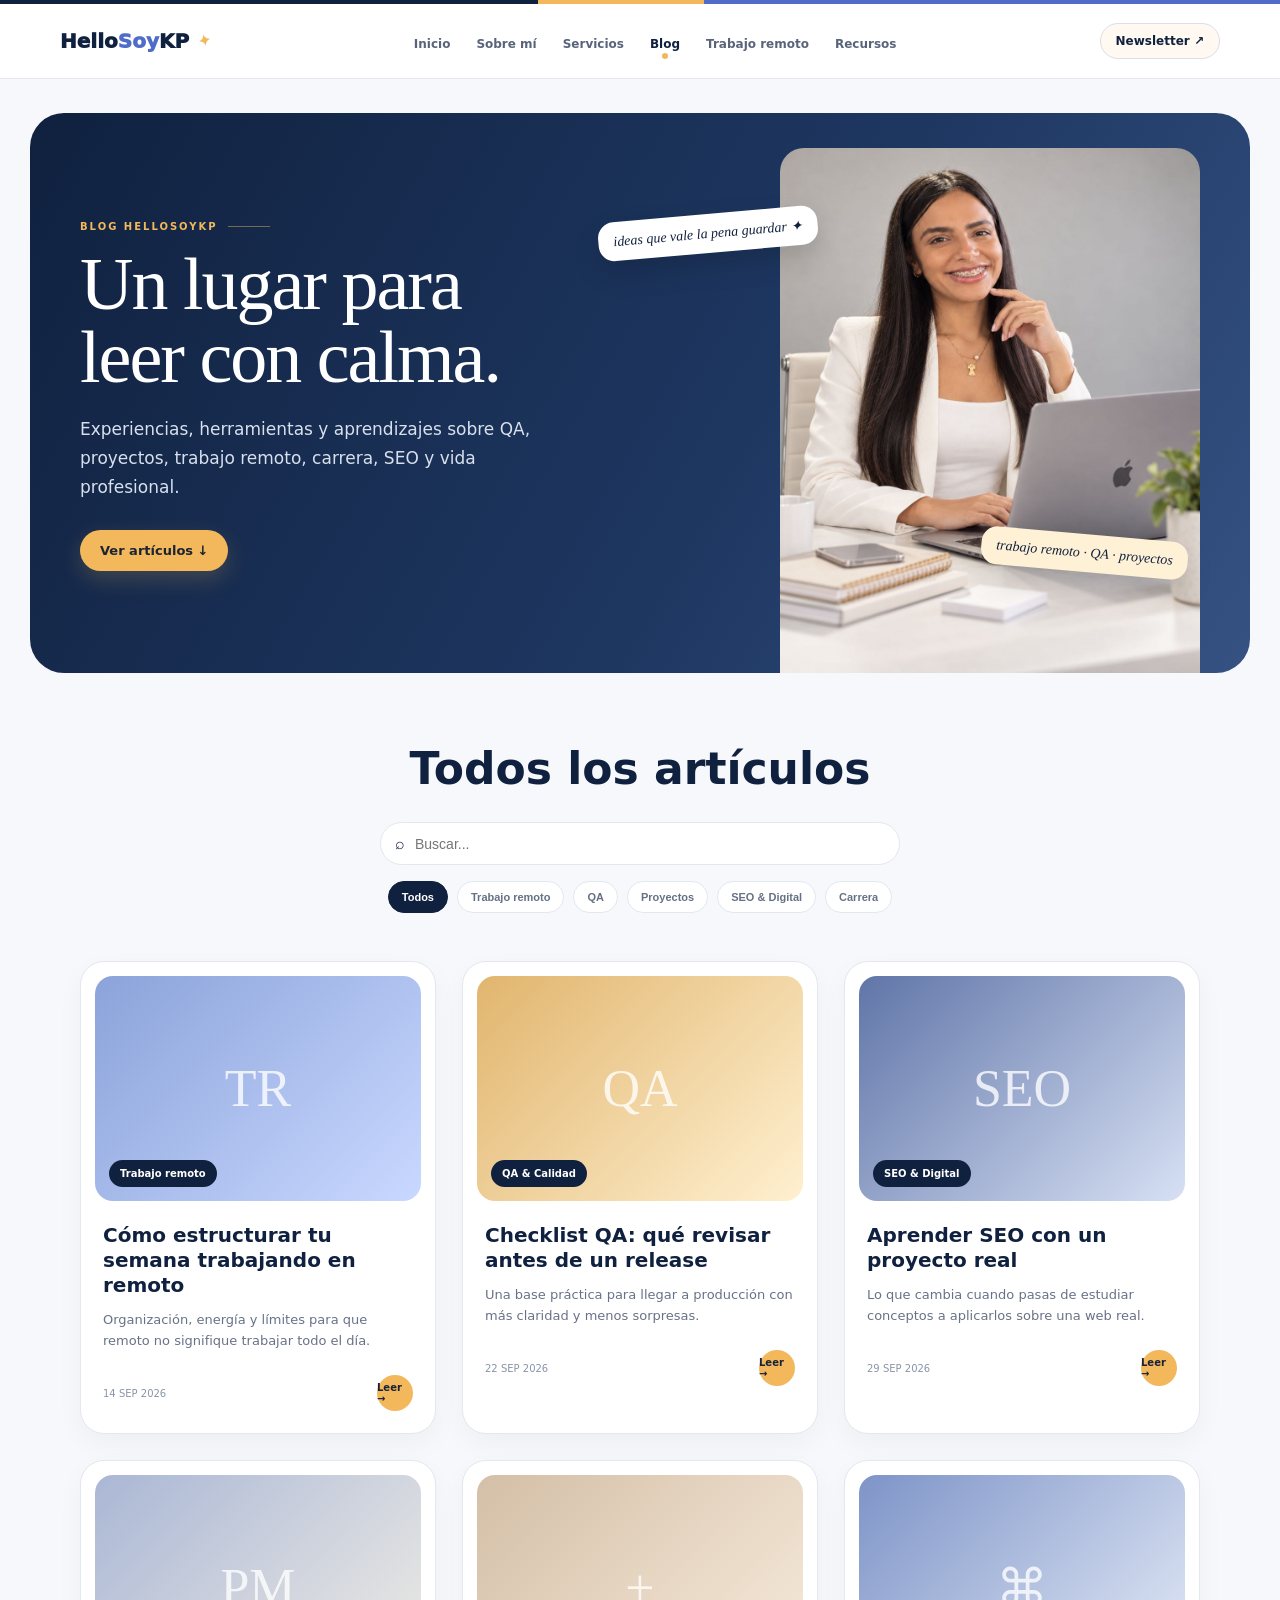
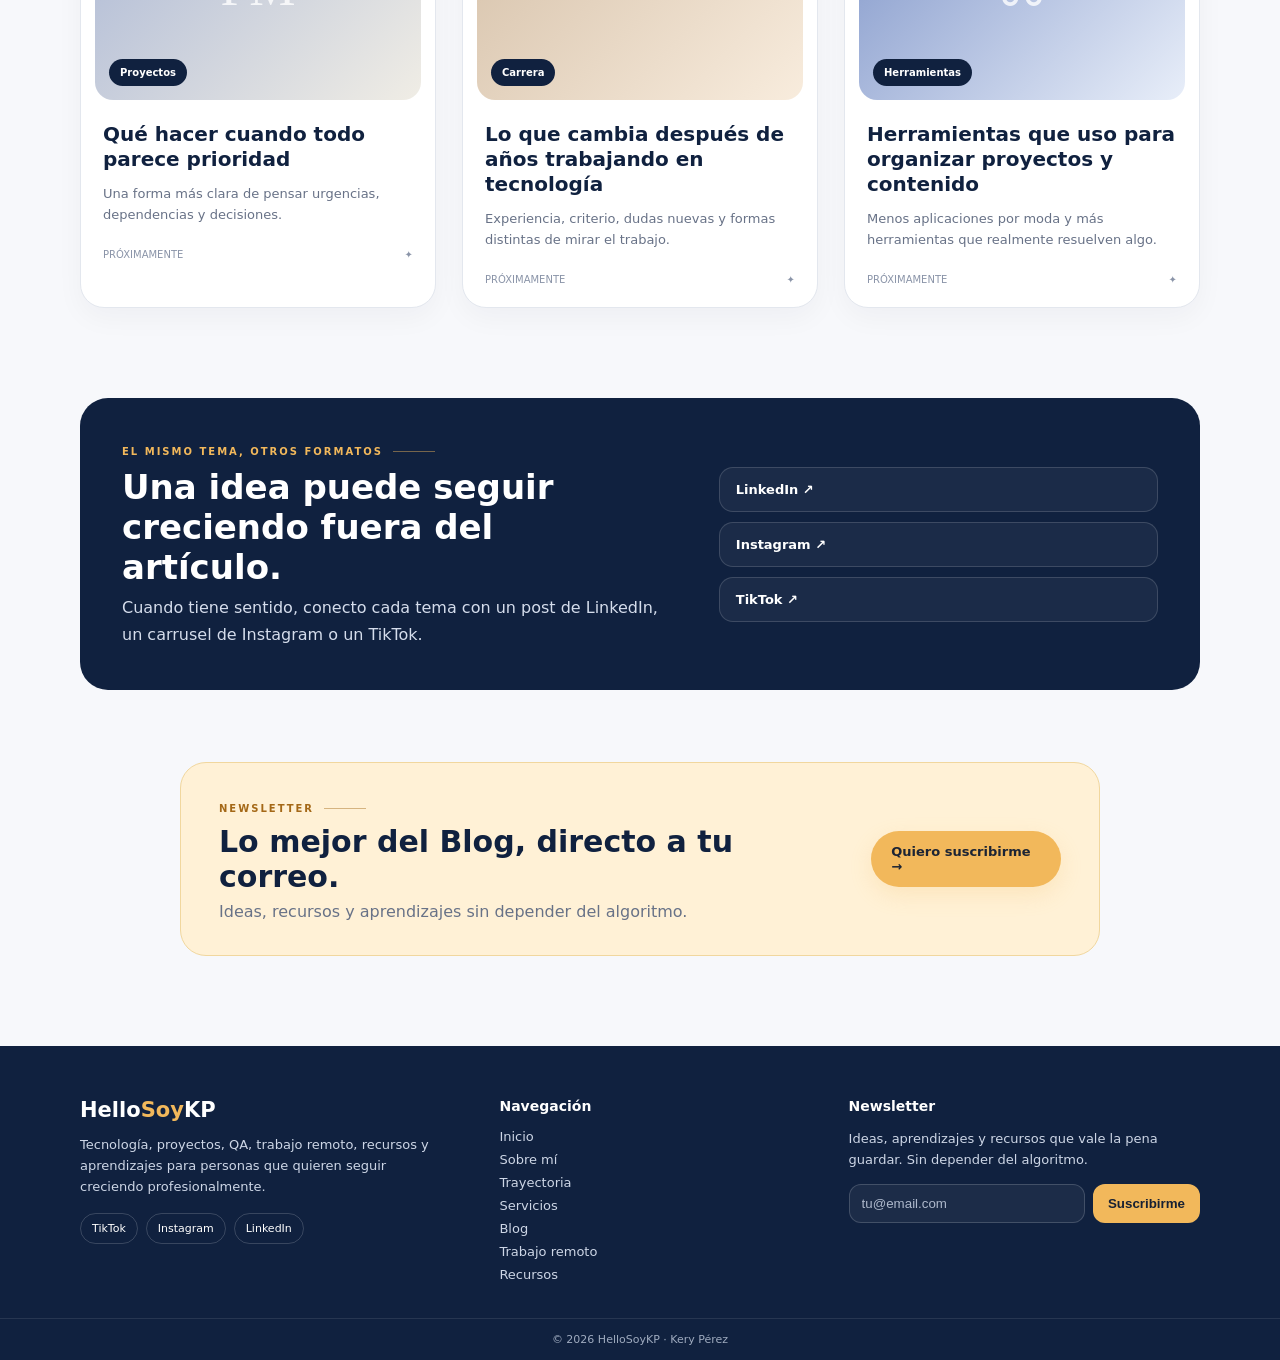
<file: blog/index.html>
<!doctype html>
<html lang="es">
<head>
<meta charset="utf-8">
<meta name="viewport" content="width=device-width,initial-scale=1">
<title>Blog | HelloSoyKP</title>
<meta name="description" content="Artículos sobre trabajo remoto, proyectos, equipos, QA, calidad, SEO, carrera y herramientas digitales.">
<link rel="canonical" href="https://hellosoykp.github.io/hellosoykp/blog/">
<meta property="og:type" content="website">
<meta property="og:title" content="Blog | HelloSoyKP">
<meta property="og:description" content="Artículos sobre trabajo remoto, proyectos, equipos, QA, calidad, SEO, carrera y herramientas digitales.">
<meta property="og:url" content="https://hellosoykp.github.io/hellosoykp/blog/">
<meta property="og:site_name" content="HelloSoyKP">
<script type="application/ld+json">{"@context": "https://schema.org", "@type": "Person", "name": "Kery Pérez", "url": "https://hellosoykp.github.io/hellosoykp/", "sameAs": ["https://www.linkedin.com/in/kandreinaperez/", "https://www.instagram.com/hellosoykp", "https://www.tiktok.com/@hellosoykp"], "knowsAbout": ["Tecnología", "QA y calidad", "Gestión de proyectos", "Trabajo remoto", "SEO y optimización digital"]}</script>
<link rel="stylesheet" href="../assets/css/global.css">
<link rel="stylesheet" href="../assets/css/blog.css">
</head>
<body>

<header class="site-header"><div class="header-inner">
<a class="brand" href="../index.html"><span>Hello<span class="soy">Soy</span>KP</span><span class="brand-mark">✦</span></a>
<nav class="site-nav"><a class="" href="../index.html">Inicio</a><a class="" href="../sobre-mi/index.html">Sobre mí</a><a class="" href="../servicios/index.html">Servicios</a><a class="active" href="../blog/index.html">Blog</a><a class="" href="../trabajo-remoto/index.html">Trabajo remoto</a><a class="" href="../recursos/index.html">Recursos</a></nav>
<a class="header-cta" href="../index.html#newsletter">Newsletter ↗</a>
</div></header>


<main>
<section class="blog-cover">
  <div class="blog-cover-inner">
    <div class="blog-cover-copy">
      <span class="eyebrow">Blog HelloSoyKP</span>
      <h1>Un lugar para leer con calma.</h1>
      <p>Experiencias, herramientas y aprendizajes sobre QA, proyectos, trabajo remoto, carrera, SEO y vida profesional.</p>
      <a class="btn primary" href="#articulos">Ver artículos ↓</a>
    </div>
    <div class="blog-cover-visual">
      <img src="../assets/images/kery-escritorio.jpg" alt="Kery Pérez trabajando frente a una laptop">
      <span class="cover-note note-a">ideas que vale la pena guardar ✦</span>
      <span class="cover-note note-b">trabajo remoto · QA · proyectos</span>
    </div>
  </div>
</section>

<section class="blog-intro-band">
  <div class="blog-intro-inner">
    <h2>Todos los artículos</h2>
    <div class="blog-tools">
      <div class="blog-search"><span>⌕</span><input type="search" placeholder="Buscar..."></div>
      <div class="blog-filter-row">
        <button class="active">Todos</button>
        <button>Trabajo remoto</button>
        <button>QA</button>
        <button>Proyectos</button>
        <button>SEO & Digital</button>
        <button>Carrera</button>
      </div>
    </div>
  </div>
</section>

<section class="posts-grid" id="articulos">
  <article class="post-card">
    <div class="post-image cover-remote"><span class="post-badge">Trabajo remoto</span><strong>TR</strong></div>
    <div class="post-body">
      <h3>Cómo estructurar tu semana trabajando en remoto</h3>
      <p>Organización, energía y límites para que remoto no signifique trabajar todo el día.</p>
      <div class="post-meta"><span>14 SEP 2026</span><a href="#">Leer →</a></div>
    </div>
  </article>

  <article class="post-card">
    <div class="post-image cover-qa"><span class="post-badge">QA & Calidad</span><strong>QA</strong></div>
    <div class="post-body">
      <h3>Checklist QA: qué revisar antes de un release</h3>
      <p>Una base práctica para llegar a producción con más claridad y menos sorpresas.</p>
      <div class="post-meta"><span>22 SEP 2026</span><a href="#">Leer →</a></div>
    </div>
  </article>

  <article class="post-card">
    <div class="post-image cover-seo"><span class="post-badge">SEO & Digital</span><strong>SEO</strong></div>
    <div class="post-body">
      <h3>Aprender SEO con un proyecto real</h3>
      <p>Lo que cambia cuando pasas de estudiar conceptos a aplicarlos sobre una web real.</p>
      <div class="post-meta"><span>29 SEP 2026</span><a href="#">Leer →</a></div>
    </div>
  </article>

  <article class="post-card">
    <div class="post-image cover-projects"><span class="post-badge">Proyectos</span><strong>PM</strong></div>
    <div class="post-body">
      <h3>Qué hacer cuando todo parece prioridad</h3>
      <p>Una forma más clara de pensar urgencias, dependencias y decisiones.</p>
      <div class="post-meta"><span>PRÓXIMAMENTE</span><span>✦</span></div>
    </div>
  </article>

  <article class="post-card">
    <div class="post-image cover-career"><span class="post-badge">Carrera</span><strong>+</strong></div>
    <div class="post-body">
      <h3>Lo que cambia después de años trabajando en tecnología</h3>
      <p>Experiencia, criterio, dudas nuevas y formas distintas de mirar el trabajo.</p>
      <div class="post-meta"><span>PRÓXIMAMENTE</span><span>✦</span></div>
    </div>
  </article>

  <article class="post-card">
    <div class="post-image cover-tools"><span class="post-badge">Herramientas</span><strong>⌘</strong></div>
    <div class="post-body">
      <h3>Herramientas que uso para organizar proyectos y contenido</h3>
      <p>Menos aplicaciones por moda y más herramientas que realmente resuelven algo.</p>
      <div class="post-meta"><span>PRÓXIMAMENTE</span><span>✦</span></div>
    </div>
  </article>
</section>

<section class="blog-social-band">
  <div>
    <span class="eyebrow">El mismo tema, otros formatos</span>
    <h2>Una idea puede seguir creciendo fuera del artículo.</h2>
    <p>Cuando tiene sentido, conecto cada tema con un post de LinkedIn, un carrusel de Instagram o un TikTok.</p>
  </div>
  <div class="social-mini-grid">
    <a href="https://www.linkedin.com/in/kandreinaperez/" target="_blank">LinkedIn ↗</a>
    <a href="https://www.instagram.com/hellosoykp" target="_blank">Instagram ↗</a>
    <a href="https://www.tiktok.com/@hellosoykp" target="_blank">TikTok ↗</a>
  </div>
</section>

<section class="blog-newsletter">
  <div>
    <span class="eyebrow">Newsletter</span>
    <h2>Lo mejor del Blog, directo a tu correo.</h2>
    <p>Ideas, recursos y aprendizajes sin depender del algoritmo.</p>
  </div>
  <a class="btn primary" href="../index.html#newsletter">Quiero suscribirme →</a>
</section>
</main>

<footer class="footer-shell">
<div class="footer-grid">
<div class="footer-brand"><strong>Hello<span>Soy</span>KP</strong>
<p>Tecnología, proyectos, QA, trabajo remoto, recursos y aprendizajes para personas que quieren seguir creciendo profesionalmente.</p>
<div class="footer-social"><a href="https://www.tiktok.com/@hellosoykp" target="_blank">TikTok</a><a href="https://www.instagram.com/hellosoykp" target="_blank">Instagram</a><a href="https://www.linkedin.com/in/kandreinaperez/" target="_blank">LinkedIn</a></div></div>
<div><h3>Navegación</h3><div class="footer-nav">
<a href="../index.html">Inicio</a><a href="../sobre-mi/index.html">Sobre mí</a><a href="../portafolio/index.html">Trayectoria</a><a href="../servicios/index.html">Servicios</a><a href="../blog/index.html">Blog</a><a href="../trabajo-remoto/index.html">Trabajo remoto</a><a href="../recursos/index.html">Recursos</a>
</div></div>
<div class="footer-news"><h3>Newsletter</h3><p>Ideas, aprendizajes y recursos que vale la pena guardar. Sin depender del algoritmo.</p>
<div class="footer-form"><input type="email" placeholder="tu@email.com"><button type="button">Suscribirme</button></div></div>
</div><div class="footer-bottom">© 2026 HelloSoyKP · Kery Pérez</div>
</footer>
</body></html>
</file>
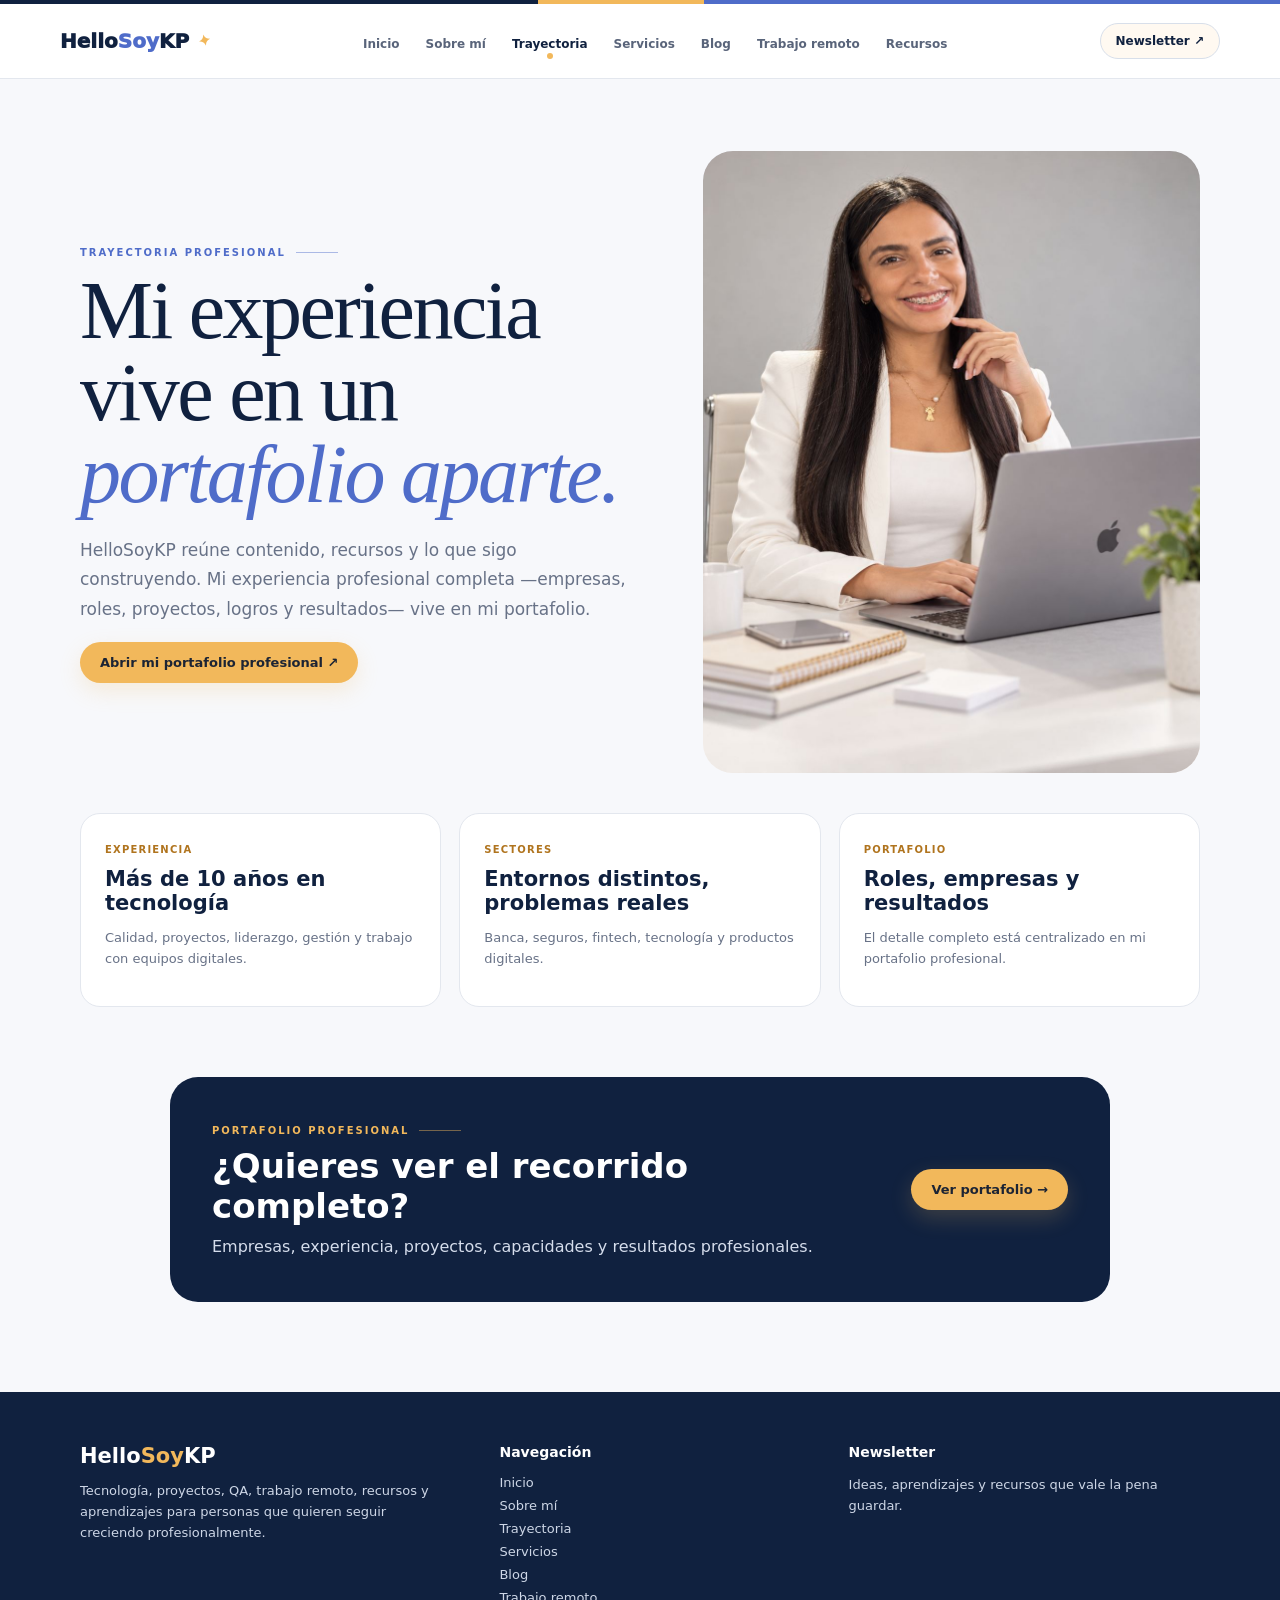
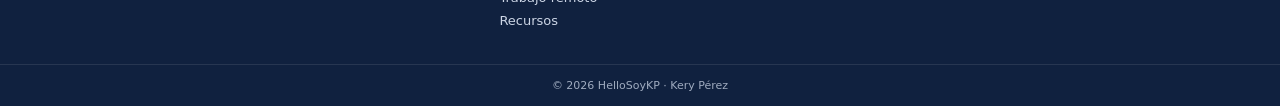
<file: portafolio/index.html>
<!doctype html>
<html lang="es">
<head>
<meta charset="utf-8">
<meta name="viewport" content="width=device-width,initial-scale=1">
<title>Trayectoria profesional | Kery Pérez · HelloSoyKP</title>
<meta name="description" content="Accede a la trayectoria profesional de Kery Pérez: experiencia en tecnología, QA, gestión de proyectos y equipos digitales.">
<link rel="canonical" href="https://hellosoykp.github.io/hellosoykp/portafolio/">
<meta property="og:type" content="website">
<meta property="og:title" content="Trayectoria profesional | Kery Pérez · HelloSoyKP">
<meta property="og:description" content="Experiencia profesional de Kery Pérez en tecnología, QA, gestión de proyectos y equipos digitales.">
<meta property="og:url" content="https://hellosoykp.github.io/hellosoykp/portafolio/">
<link rel="stylesheet" href="../assets/css/global.css">
<link rel="stylesheet" href="../assets/css/portafolio.css">
</head>
<body>
<header class="site-header"><div class="header-inner">
<a class="brand" href="../index.html"><span>Hello<span class="soy">Soy</span>KP</span><span class="brand-mark">✦</span></a>
<nav class="site-nav">
<a href="../index.html">Inicio</a>
<a href="../sobre-mi/index.html">Sobre mí</a>
<a class="active" href="index.html">Trayectoria</a>
<a href="../servicios/index.html">Servicios</a>
<a href="../blog/index.html">Blog</a>
<a href="../trabajo-remoto/index.html">Trabajo remoto</a>
<a href="../recursos/index.html">Recursos</a>
</nav>
<a class="header-cta" href="../index.html#newsletter">Newsletter ↗</a>
</div></header>

<main>
<section class="portfolio-hero">
  <div>
    <span class="eyebrow">Trayectoria profesional</span>
    <h1>Mi experiencia vive en un <em>portafolio aparte.</em></h1>
    <p>HelloSoyKP reúne contenido, recursos y lo que sigo construyendo. Mi experiencia profesional completa —empresas, roles, proyectos, logros y resultados— vive en mi portafolio.</p>
    <a class="btn primary" href="https://kaph21.github.io/portafolio/" target="_blank" rel="noopener">Abrir mi portafolio profesional ↗</a>
  </div>
  <div class="portfolio-visual"><img src="../assets/images/kery-escritorio.jpg" alt="Kery Pérez trabajando frente a una laptop"></div>
</section>

<section class="portfolio-points">
  <article class="portfolio-point"><small>EXPERIENCIA</small><h2>Más de 10 años en tecnología</h2><p>Calidad, proyectos, liderazgo, gestión y trabajo con equipos digitales.</p></article>
  <article class="portfolio-point"><small>SECTORES</small><h2>Entornos distintos, problemas reales</h2><p>Banca, seguros, fintech, tecnología y productos digitales.</p></article>
  <article class="portfolio-point"><small>PORTAFOLIO</small><h2>Roles, empresas y resultados</h2><p>El detalle completo está centralizado en mi portafolio profesional.</p></article>
</section>

<section class="portfolio-cta">
  <div><span class="eyebrow">Portafolio profesional</span><h2>¿Quieres ver el recorrido completo?</h2><p>Empresas, experiencia, proyectos, capacidades y resultados profesionales.</p></div>
  <a class="btn primary" href="https://kaph21.github.io/portafolio/" target="_blank" rel="noopener">Ver portafolio →</a>
</section>
</main>

<footer class="footer-shell">
<div class="footer-grid">
<div class="footer-brand"><strong>Hello<span>Soy</span>KP</strong><p>Tecnología, proyectos, QA, trabajo remoto, recursos y aprendizajes para personas que quieren seguir creciendo profesionalmente.</p></div>
<div><h3>Navegación</h3><div class="footer-nav"><a href="../index.html">Inicio</a><a href="../sobre-mi/index.html">Sobre mí</a><a href="index.html">Trayectoria</a><a href="../servicios/index.html">Servicios</a><a href="../blog/index.html">Blog</a><a href="../trabajo-remoto/index.html">Trabajo remoto</a><a href="../recursos/index.html">Recursos</a></div></div>
<div class="footer-news"><h3>Newsletter</h3><p>Ideas, aprendizajes y recursos que vale la pena guardar.</p></div>
</div><div class="footer-bottom">© 2026 HelloSoyKP · Kery Pérez</div>
</footer>
</body>
</html>
</file>
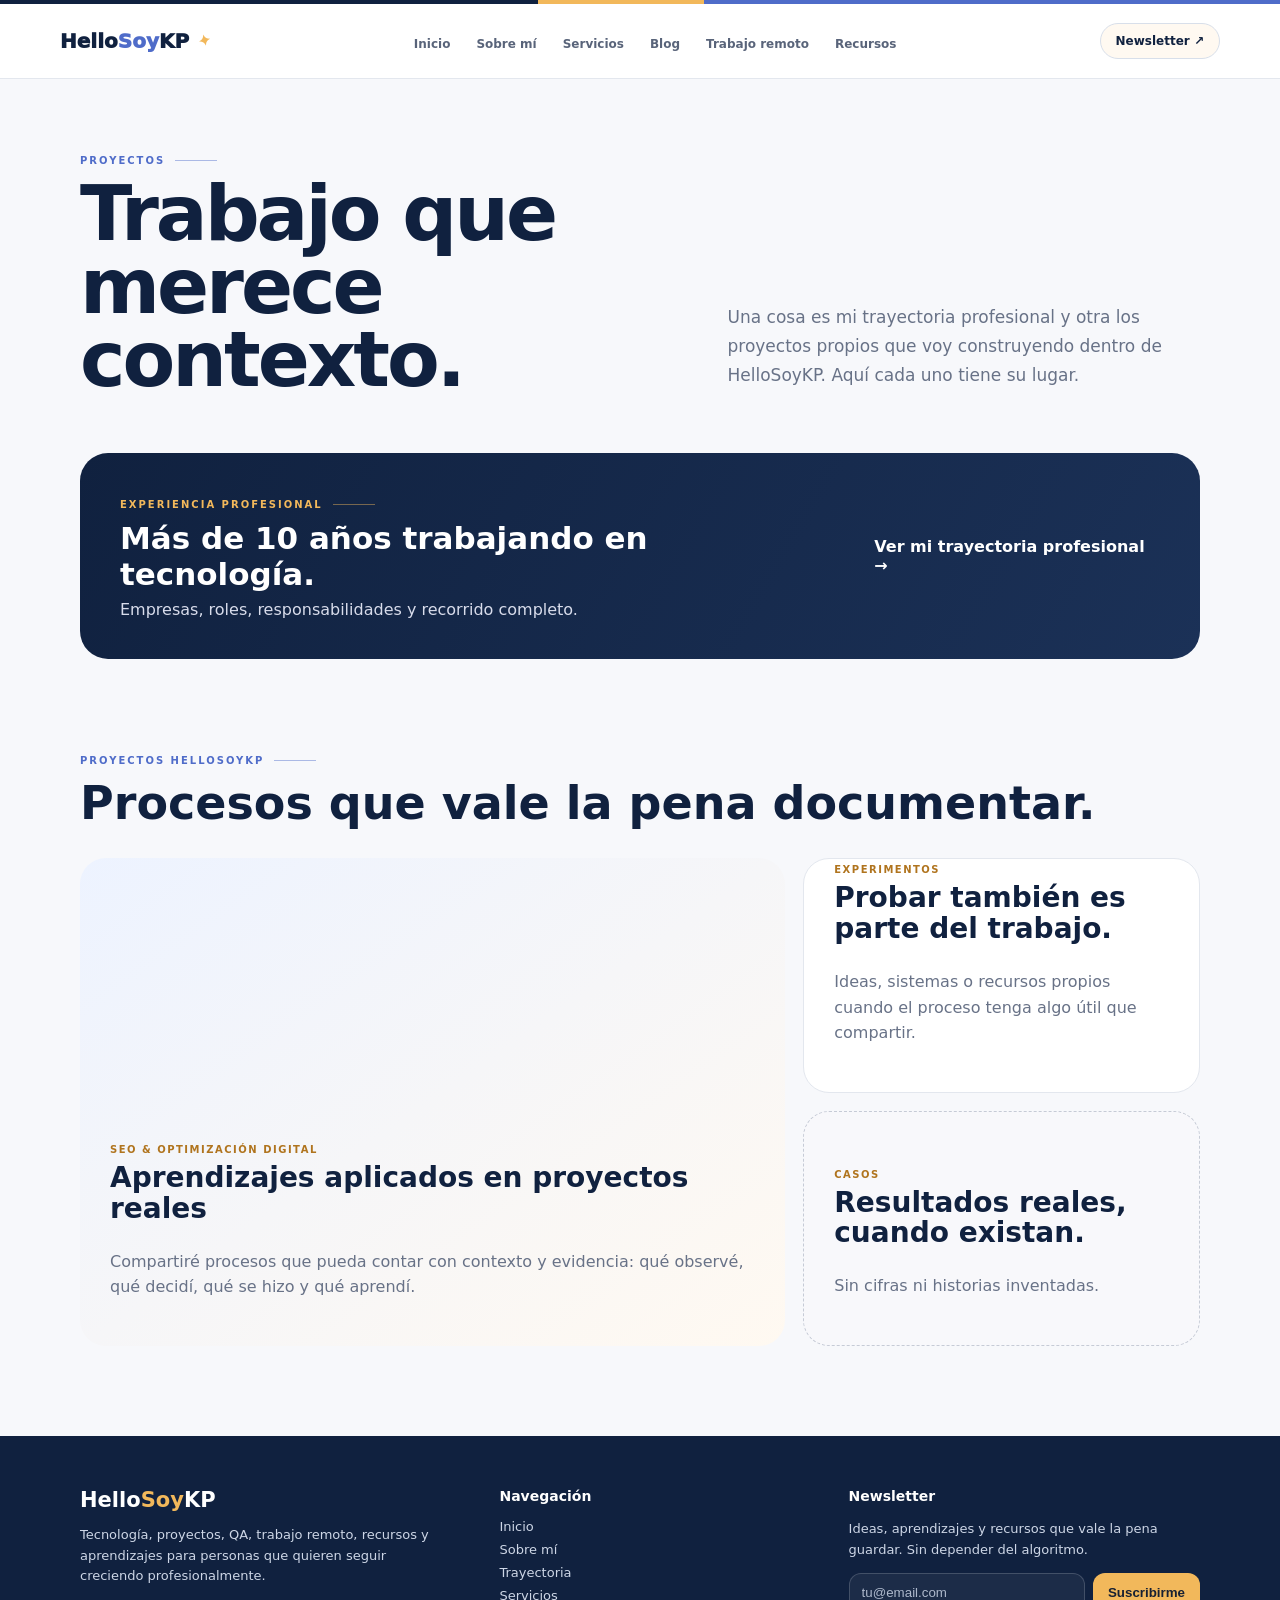
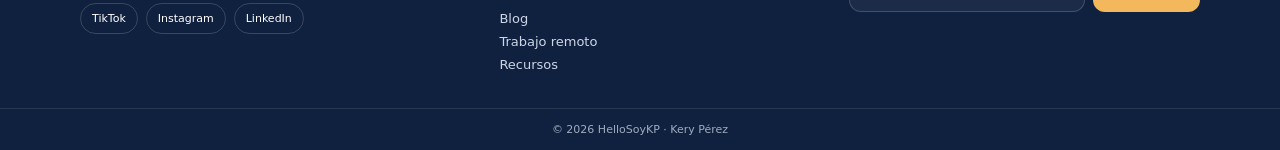
<file: proyectos/index.html>
<!doctype html>
<html lang="es">
<head>
<meta charset="utf-8">
<meta name="viewport" content="width=device-width,initial-scale=1">
<title>Proyectos | HelloSoyKP</title>
<meta name="description" content="Proyectos propios y aprendizajes aplicados de HelloSoyKP, conectados con la trayectoria profesional de Kery Pérez.">
<link rel="canonical" href="https://hellosoykp.github.io/hellosoykp/proyectos/">
<meta property="og:type" content="website">
<meta property="og:title" content="Proyectos | HelloSoyKP">
<meta property="og:description" content="Proyectos propios y aprendizajes aplicados de HelloSoyKP, conectados con la trayectoria profesional de Kery Pérez.">
<meta property="og:url" content="https://hellosoykp.github.io/hellosoykp/proyectos/">
<meta property="og:site_name" content="HelloSoyKP">
<script type="application/ld+json">{"@context": "https://schema.org", "@type": "Person", "name": "Kery Pérez", "url": "https://hellosoykp.github.io/hellosoykp/", "sameAs": ["https://www.linkedin.com/in/kandreinaperez/", "https://www.instagram.com/hellosoykp", "https://www.tiktok.com/@hellosoykp"], "knowsAbout": ["Tecnología", "QA y calidad", "Gestión de proyectos", "Trabajo remoto", "SEO y optimización digital"]}</script>
<link rel="stylesheet" href="../assets/css/global.css">
<link rel="stylesheet" href="../assets/css/proyectos.css">
</head>
<body>

<header class="site-header"><div class="header-inner">
<a class="brand" href="../index.html"><span>Hello<span class="soy">Soy</span>KP</span><span class="brand-mark">✦</span></a>
<nav class="site-nav"><a class="" href="../index.html">Inicio</a><a class="" href="../sobre-mi/index.html">Sobre mí</a><a class="" href="../servicios/index.html">Servicios</a><a class="" href="../blog/index.html">Blog</a><a class="" href="../trabajo-remoto/index.html">Trabajo remoto</a><a class="" href="../recursos/index.html">Recursos</a></nav>
<a class="header-cta" href="../index.html#newsletter">Newsletter ↗</a>
</div></header>

<main>
<header class="proj-intro"><div><span class="eyebrow">Proyectos</span><h1>Trabajo que merece contexto.</h1></div><p>Una cosa es mi trayectoria profesional y otra los proyectos propios que voy construyendo dentro de HelloSoyKP. Aquí cada uno tiene su lugar.</p></header>
<section class="prof-strip"><div><span class="eyebrow">Experiencia profesional</span><h2>Más de 10 años trabajando en tecnología.</h2><p>Empresas, roles, responsabilidades y recorrido completo.</p></div><a href="https://kaph21.github.io/portafolio/" target="_blank">Ver mi trayectoria profesional →</a></section>
<section class="showcase"><span class="eyebrow">Proyectos HelloSoyKP</span><h2>Procesos que vale la pena documentar.</h2><div class="case-wall">
<article class="case main"><small>SEO & OPTIMIZACIÓN DIGITAL</small><h3>Aprendizajes aplicados en proyectos reales</h3><p>Compartiré procesos que pueda contar con contexto y evidencia: qué observé, qué decidí, qué se hizo y qué aprendí.</p></article>
<article class="case mid"><small>EXPERIMENTOS</small><h3>Probar también es parte del trabajo.</h3><p>Ideas, sistemas o recursos propios cuando el proceso tenga algo útil que compartir.</p></article>
<article class="case light"><small>CASOS</small><h3>Resultados reales, cuando existan.</h3><p>Sin cifras ni historias inventadas.</p></article>
</div></section>
</main>

<footer class="footer-shell">
<div class="footer-grid">
<div class="footer-brand"><strong>Hello<span>Soy</span>KP</strong>
<p>Tecnología, proyectos, QA, trabajo remoto, recursos y aprendizajes para personas que quieren seguir creciendo profesionalmente.</p>
<div class="footer-social"><a href="https://www.tiktok.com/@hellosoykp" target="_blank">TikTok</a><a href="https://www.instagram.com/hellosoykp" target="_blank">Instagram</a><a href="https://www.linkedin.com/in/kandreinaperez/" target="_blank">LinkedIn</a></div></div>
<div><h3>Navegación</h3><div class="footer-nav">
<a href="../index.html">Inicio</a><a href="../sobre-mi/index.html">Sobre mí</a><a href="../portafolio/index.html">Trayectoria</a><a href="../servicios/index.html">Servicios</a><a href="../blog/index.html">Blog</a><a href="../trabajo-remoto/index.html">Trabajo remoto</a><a href="../recursos/index.html">Recursos</a>
</div></div>
<div class="footer-news"><h3>Newsletter</h3><p>Ideas, aprendizajes y recursos que vale la pena guardar. Sin depender del algoritmo.</p>
<div class="footer-form"><input type="email" placeholder="tu@email.com"><button type="button">Suscribirme</button></div></div>
</div><div class="footer-bottom">© 2026 HelloSoyKP · Kery Pérez</div>
</footer>
</body></html>
</file>
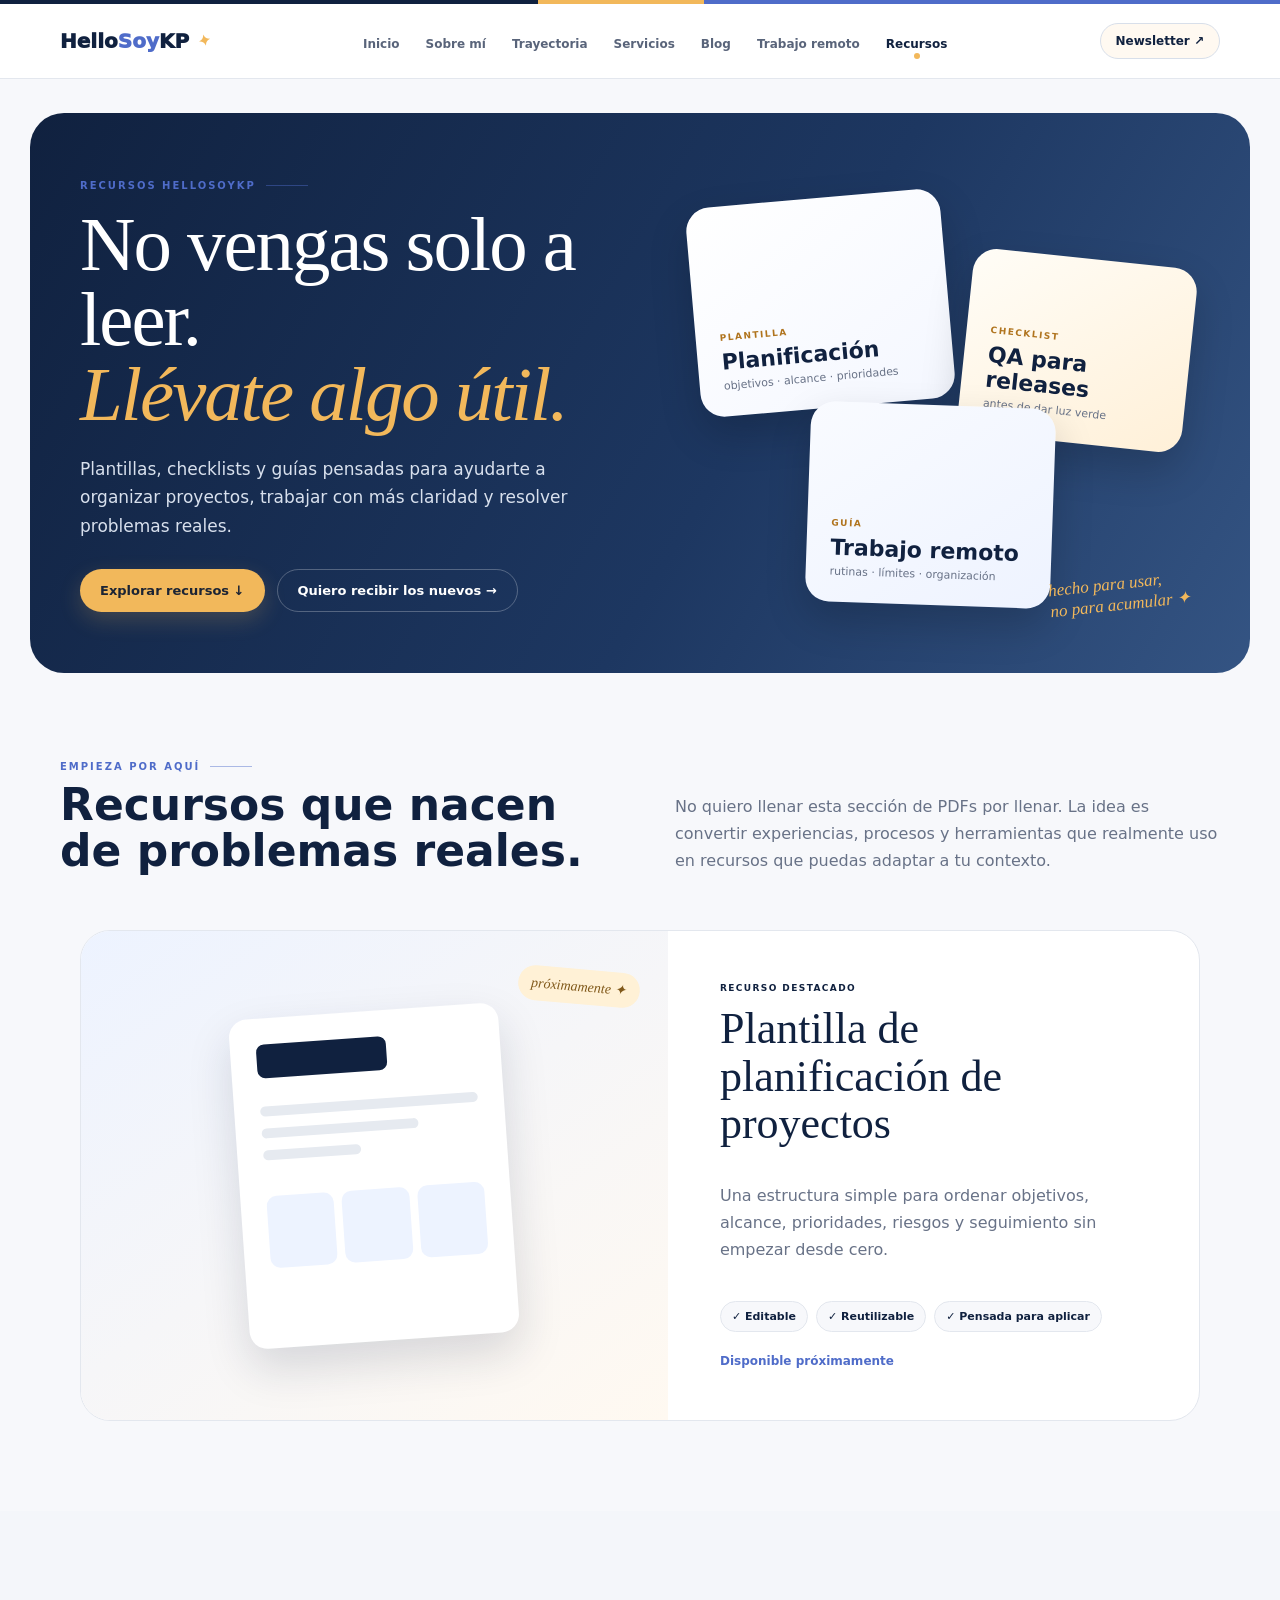
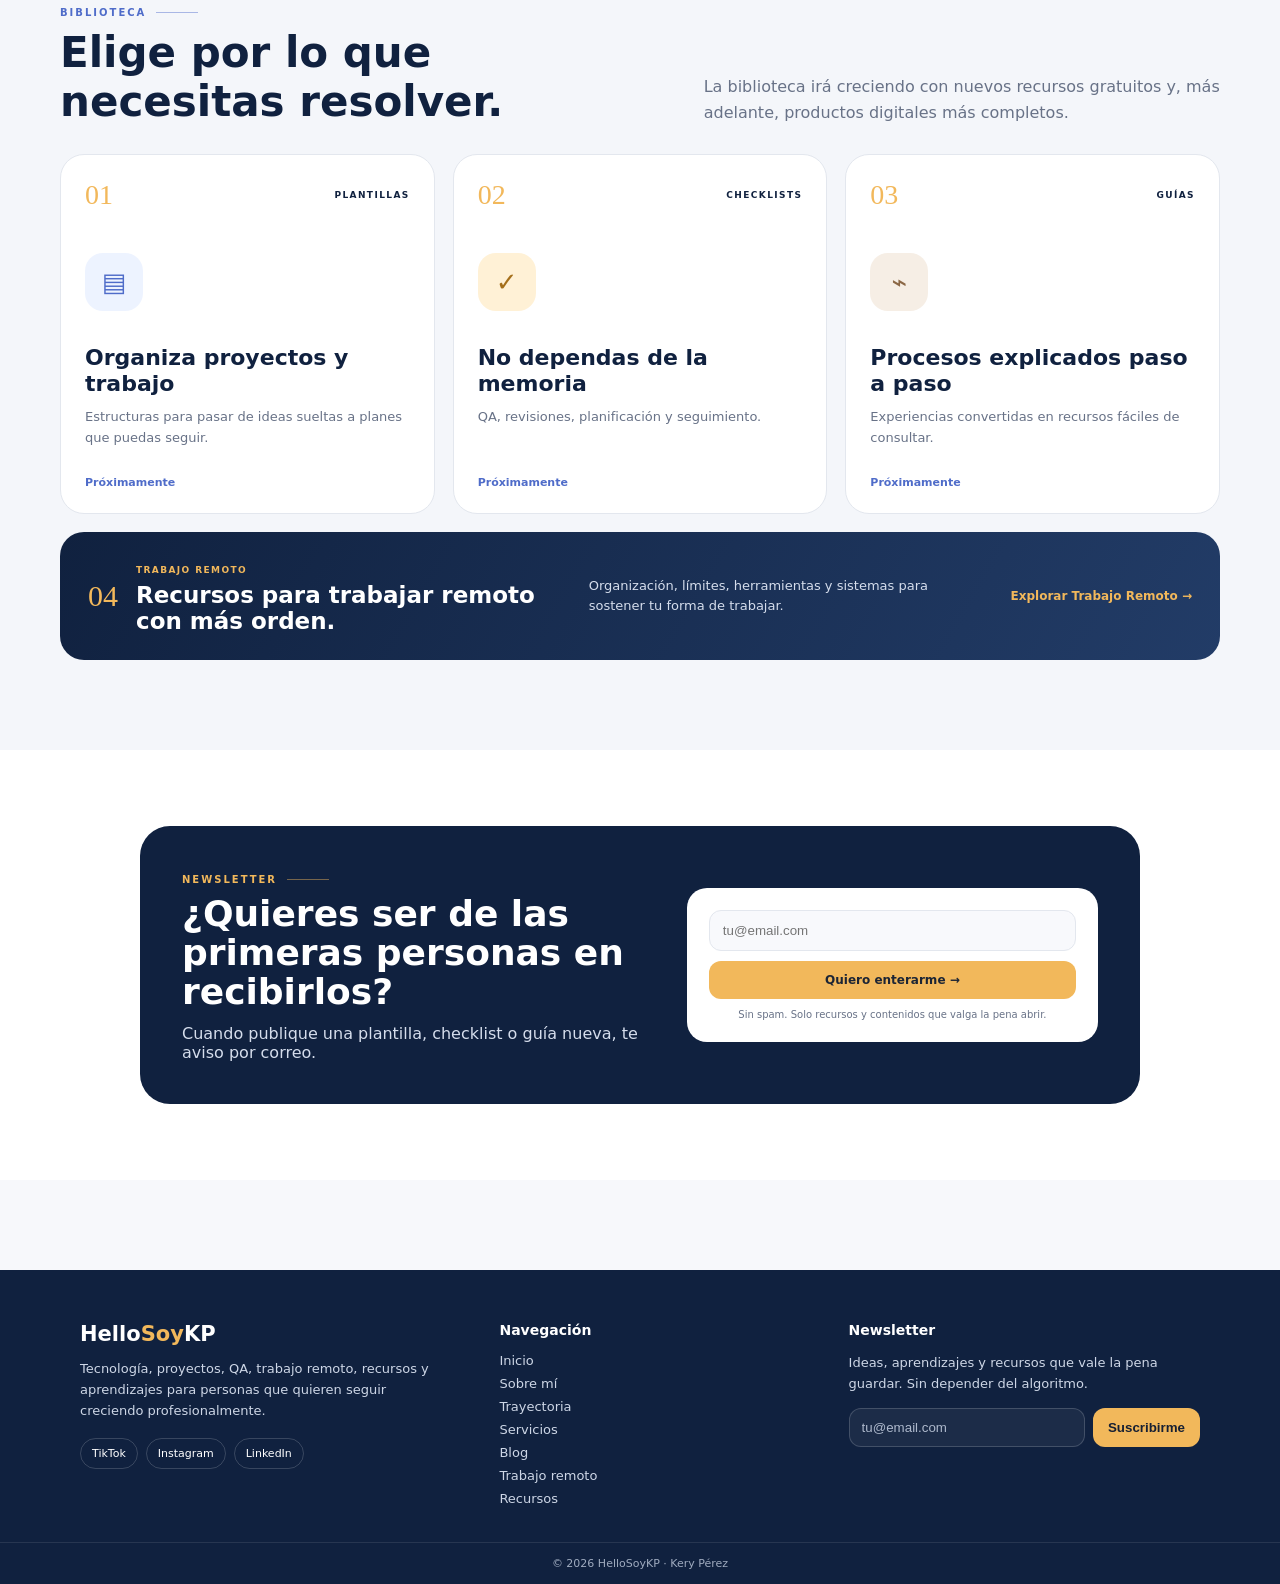
<file: recursos/index.html>
<!doctype html>
<html lang="es">
<head>
<meta charset="utf-8"><meta name="viewport" content="width=device-width,initial-scale=1">
<title>Recursos | HelloSoyKP</title>
<meta name="description" content="Plantillas, checklists y guías de HelloSoyKP sobre proyectos, QA, organización y trabajo remoto.">
<link rel="canonical" href="https://hellosoykp.github.io/hellosoykp/recursos/">
<meta property="og:type" content="website">
<meta property="og:title" content="Recursos | HelloSoyKP">
<meta property="og:description" content="Plantillas, checklists y guías sobre proyectos, QA, organización y trabajo remoto.">
<link rel="stylesheet" href="../assets/css/global.css">
<link rel="stylesheet" href="../assets/css/recursos.css">
</head>
<body>
<header class="site-header"><div class="header-inner">
<a class="brand" href="../index.html"><span>Hello<span class="soy">Soy</span>KP</span><span class="brand-mark">✦</span></a>
<nav class="site-nav">
<a href="../index.html">Inicio</a>
<a href="../sobre-mi/index.html">Sobre mí</a>
<a href="../portafolio/index.html">Trayectoria</a>
<a href="../servicios/index.html">Servicios</a>
<a href="../blog/index.html">Blog</a>
<a href="../trabajo-remoto/index.html">Trabajo remoto</a>
<a class="active" href="index.html">Recursos</a>
</nav>
<a class="header-cta" href="../index.html#newsletter">Newsletter ↗</a>
</div></header>

<main>
<section class="resources-hero-v2">
  <div class="resources-hero-inner">
    <div class="resources-hero-copy">
      <span class="eyebrow">Recursos HelloSoyKP</span>
      <h1>No vengas solo a leer.<br><em>Llévate algo útil.</em></h1>
      <p>Plantillas, checklists y guías pensadas para ayudarte a organizar proyectos, trabajar con más claridad y resolver problemas reales.</p>
      <div class="resource-hero-actions">
        <a class="btn primary" href="#explorar-recursos">Explorar recursos ↓</a>
        <a class="btn secondary" href="../index.html#newsletter">Quiero recibir los nuevos →</a>
      </div>
    </div>

    <div class="resources-hero-collage">
      <div class="collage-card c1">
        <span>PLANTILLA</span>
        <strong>Planificación</strong>
        <small>objetivos · alcance · prioridades</small>
      </div>
      <div class="collage-card c2">
        <span>CHECKLIST</span>
        <strong>QA para releases</strong>
        <small>antes de dar luz verde</small>
      </div>
      <div class="collage-card c3">
        <span>GUÍA</span>
        <strong>Trabajo remoto</strong>
        <small>rutinas · límites · organización</small>
      </div>
      <span class="collage-note">hecho para usar,<br>no para acumular ✦</span>
    </div>
  </div>
</section>

<section class="resource-intro">
  <div class="wrap resource-intro-grid">
    <div>
      <span class="eyebrow">Empieza por aquí</span>
      <h2>Recursos que nacen de problemas reales.</h2>
    </div>
    <p>No quiero llenar esta sección de PDFs por llenar. La idea es convertir experiencias, procesos y herramientas que realmente uso en recursos que puedas adaptar a tu contexto.</p>
  </div>
</section>

<section class="featured-resource-v2">
  <div class="featured-resource-visual-v2">
    <div class="mock-sheet">
      <div class="mock-top"></div>
      <div class="mock-line long"></div>
      <div class="mock-line"></div>
      <div class="mock-line short"></div>
      <div class="mock-boxes"><i></i><i></i><i></i></div>
    </div>
    <span class="featured-sticker">próximamente ✦</span>
  </div>

  <div class="featured-resource-copy-v2">
    <span class="resource-type">RECURSO DESTACADO</span>
    <h2>Plantilla de planificación de proyectos</h2>
    <p>Una estructura simple para ordenar objetivos, alcance, prioridades, riesgos y seguimiento sin empezar desde cero.</p>
    <div class="feature-points">
      <span>✓ Editable</span>
      <span>✓ Reutilizable</span>
      <span>✓ Pensada para aplicar</span>
    </div>
    <span class="coming-soon">Disponible próximamente</span>
  </div>
</section>


<section class="resource-library" id="explorar-recursos">
  <div class="wrap">
    <div class="resource-library-head ordered">
      <div>
        <span class="eyebrow">Biblioteca</span>
        <h2>Elige por lo que necesitas resolver.</h2>
      </div>
      <p>La biblioteca irá creciendo con nuevos recursos gratuitos y, más adelante, productos digitales más completos.</p>
    </div>

    <div class="resource-grid-ordered">
      <article class="resource-card-ordered">
        <div class="resource-card-top">
          <span class="resource-number">01</span>
          <span class="resource-type">PLANTILLAS</span>
        </div>
        <div class="resource-icon blue">▤</div>
        <h3>Organiza proyectos y trabajo</h3>
        <p>Estructuras para pasar de ideas sueltas a planes que puedas seguir.</p>
        <span class="resource-status">Próximamente</span>
      </article>

      <article class="resource-card-ordered">
        <div class="resource-card-top">
          <span class="resource-number">02</span>
          <span class="resource-type">CHECKLISTS</span>
        </div>
        <div class="resource-icon gold">✓</div>
        <h3>No dependas de la memoria</h3>
        <p>QA, revisiones, planificación y seguimiento.</p>
        <span class="resource-status">Próximamente</span>
      </article>

      <article class="resource-card-ordered">
        <div class="resource-card-top">
          <span class="resource-number">03</span>
          <span class="resource-type">GUÍAS</span>
        </div>
        <div class="resource-icon sand">⌁</div>
        <h3>Procesos explicados paso a paso</h3>
        <p>Experiencias convertidas en recursos fáciles de consultar.</p>
        <span class="resource-status">Próximamente</span>
      </article>
    </div>

    <a class="remote-resource-banner" href="../trabajo-remoto/index.html">
      <div class="remote-banner-left">
        <span class="resource-number">04</span>
        <div>
          <span class="resource-type">TRABAJO REMOTO</span>
          <h3>Recursos para trabajar remoto con más orden.</h3>
        </div>
      </div>
      <p>Organización, límites, herramientas y sistemas para sostener tu forma de trabajar.</p>
      <strong>Explorar Trabajo Remoto →</strong>
    </a>
  </div>
</section>

<section class="resources-newsletter-v2">
  <div class="resources-newsletter-inner">
    <div>
      <span class="eyebrow">Newsletter</span>
      <h2>¿Quieres ser de las primeras personas en recibirlos?</h2>
      <p>Cuando publique una plantilla, checklist o guía nueva, te aviso por correo.</p>
    </div>
    <div class="newsletter-mini-form">
      <input type="email" placeholder="tu@email.com">
      <a href="../index.html#newsletter">Quiero enterarme →</a>
      <small>Sin spam. Solo recursos y contenidos que valga la pena abrir.</small>
    </div>
  </div>
</section>
</main>

<footer class="footer-shell">
<div class="footer-grid">
<div class="footer-brand"><strong>Hello<span>Soy</span>KP</strong>
<p>Tecnología, proyectos, QA, trabajo remoto, recursos y aprendizajes para personas que quieren seguir creciendo profesionalmente.</p>
<div class="footer-social"><a href="https://www.tiktok.com/@hellosoykp" target="_blank">TikTok</a><a href="https://www.instagram.com/hellosoykp" target="_blank">Instagram</a><a href="https://www.linkedin.com/in/kandreinaperez/" target="_blank">LinkedIn</a></div></div>
<div><h3>Navegación</h3><div class="footer-nav">
<a href="../index.html">Inicio</a><a href="../sobre-mi/index.html">Sobre mí</a><a href="../portafolio/index.html">Trayectoria</a><a href="../servicios/index.html">Servicios</a><a href="../blog/index.html">Blog</a><a href="../trabajo-remoto/index.html">Trabajo remoto</a><a href="../recursos/index.html">Recursos</a>
</div></div>
<div class="footer-news"><h3>Newsletter</h3><p>Ideas, aprendizajes y recursos que vale la pena guardar. Sin depender del algoritmo.</p>
<div class="footer-form"><input type="email" placeholder="tu@email.com"><button type="button">Suscribirme</button></div></div>
</div><div class="footer-bottom">© 2026 HelloSoyKP · Kery Pérez</div>
</footer>
</body></html>
</file>
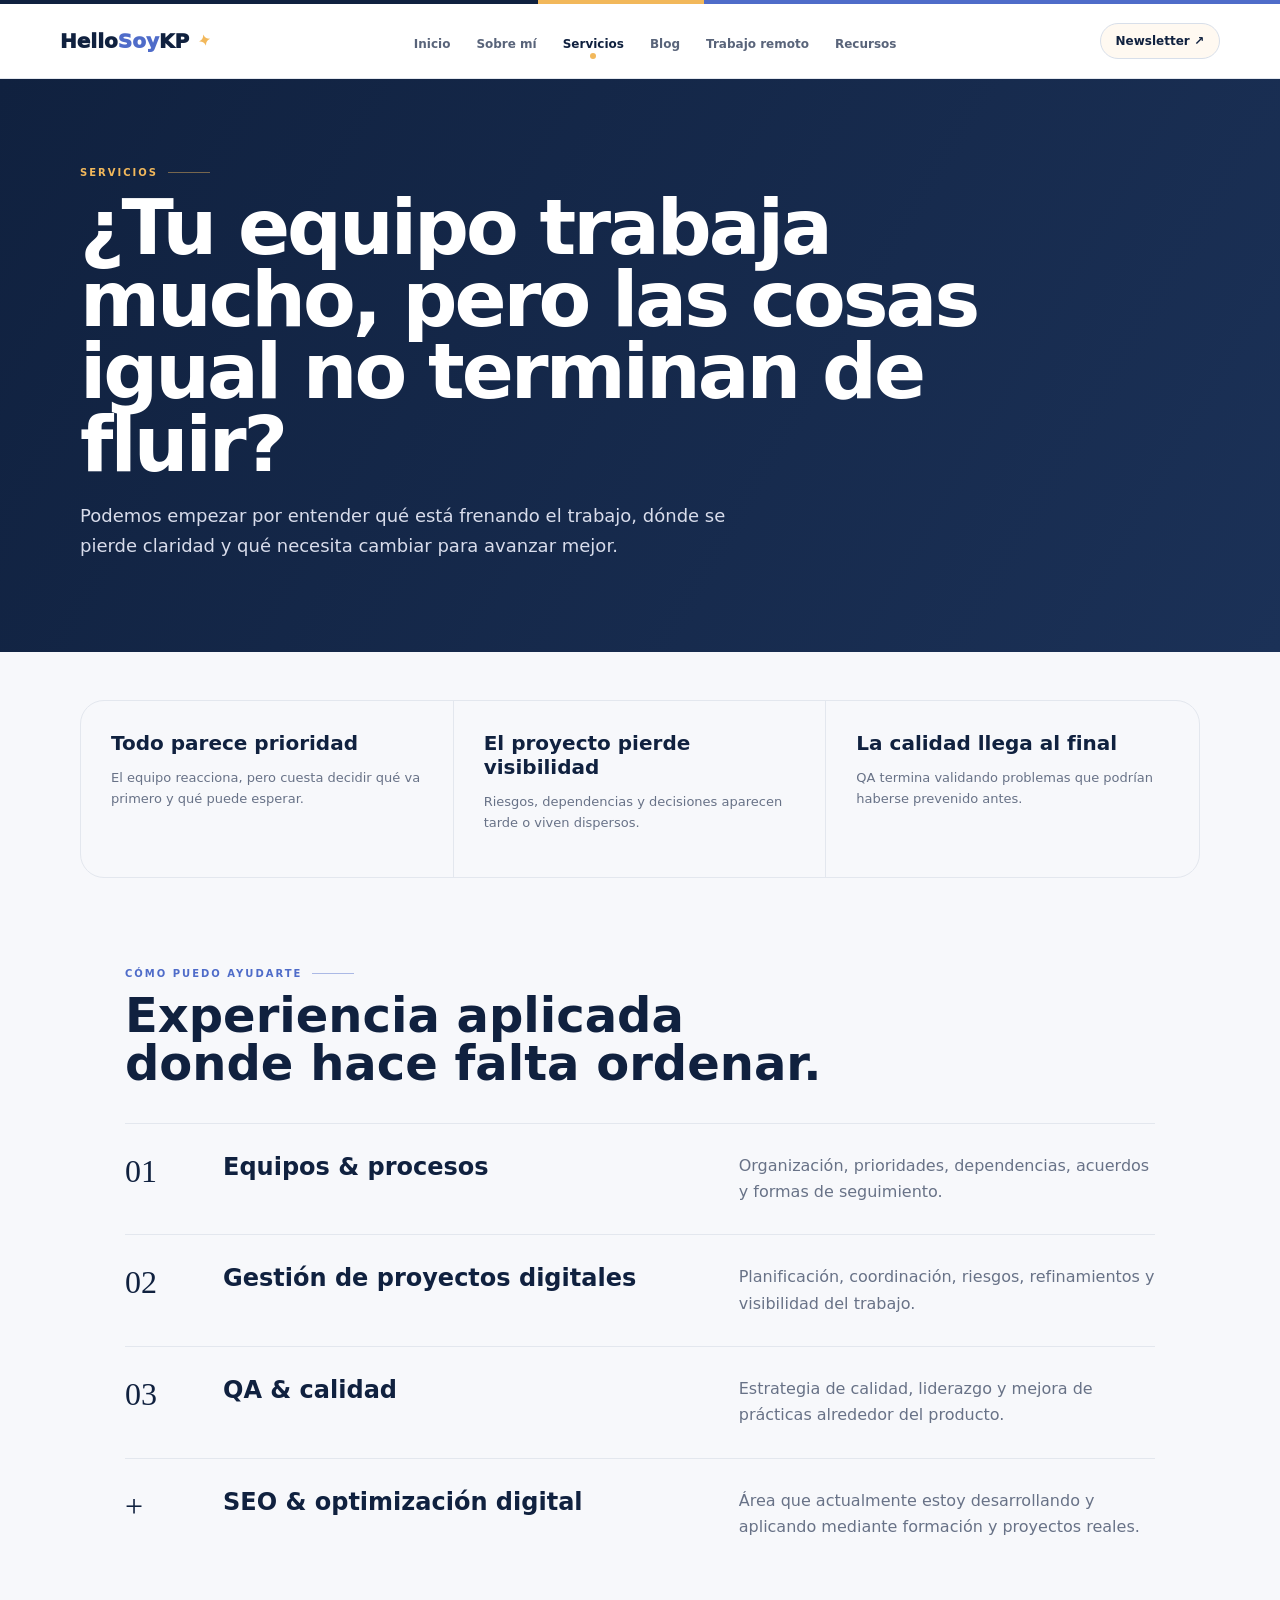
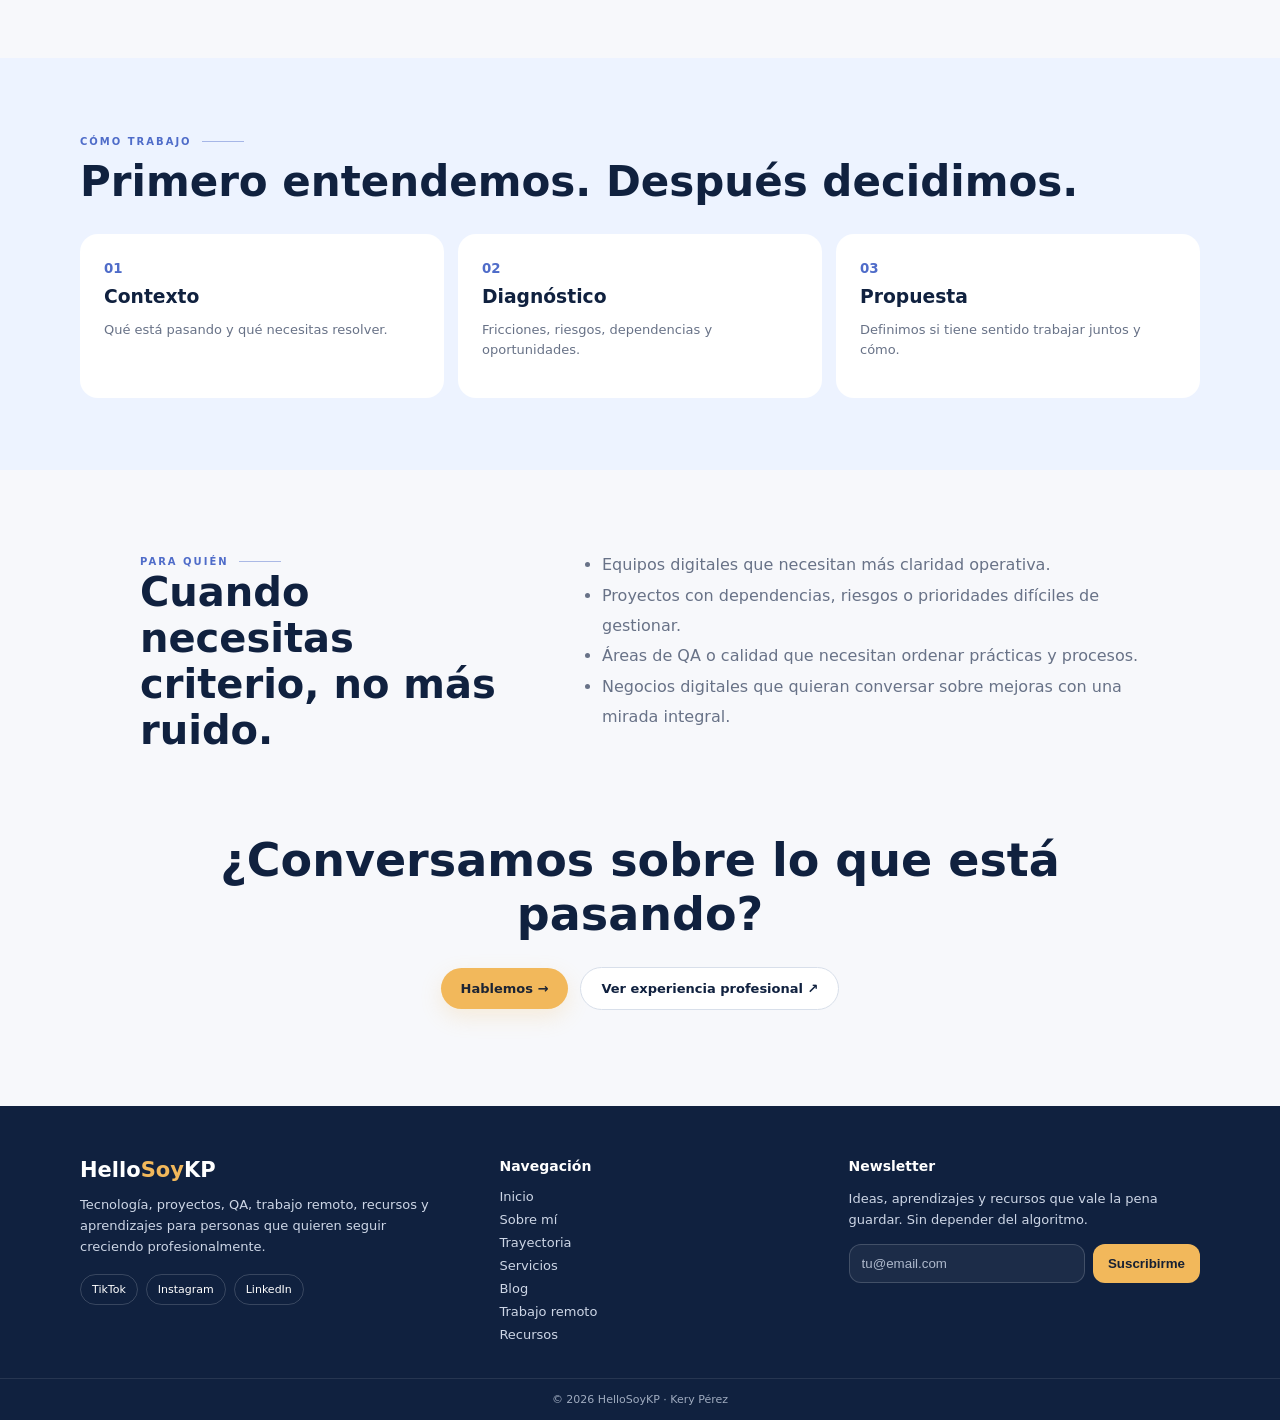
<file: servicios/index.html>
<!doctype html>
<html lang="es">
<head>
<meta charset="utf-8">
<meta name="viewport" content="width=device-width,initial-scale=1">
<title>Servicios | HelloSoyKP</title>
<meta name="description" content="Acompañamiento en equipos, procesos, proyectos digitales, QA y calidad con Kery Pérez.">
<link rel="canonical" href="https://hellosoykp.github.io/hellosoykp/servicios/">
<meta property="og:type" content="website">
<meta property="og:title" content="Servicios | HelloSoyKP">
<meta property="og:description" content="Acompañamiento en equipos, procesos, proyectos digitales, QA y calidad con Kery Pérez.">
<meta property="og:url" content="https://hellosoykp.github.io/hellosoykp/servicios/">
<meta property="og:site_name" content="HelloSoyKP">
<script type="application/ld+json">{"@context": "https://schema.org", "@type": "Person", "name": "Kery Pérez", "url": "https://hellosoykp.github.io/hellosoykp/", "sameAs": ["https://www.linkedin.com/in/kandreinaperez/", "https://www.instagram.com/hellosoykp", "https://www.tiktok.com/@hellosoykp"], "knowsAbout": ["Tecnología", "QA y calidad", "Gestión de proyectos", "Trabajo remoto", "SEO y optimización digital"]}</script>
<link rel="stylesheet" href="../assets/css/global.css">
<link rel="stylesheet" href="../assets/css/servicios.css">
</head>
<body>

<header class="site-header"><div class="header-inner">
<a class="brand" href="../index.html"><span>Hello<span class="soy">Soy</span>KP</span><span class="brand-mark">✦</span></a>
<nav class="site-nav"><a class="" href="../index.html">Inicio</a><a class="" href="../sobre-mi/index.html">Sobre mí</a><a class="active" href="../servicios/index.html">Servicios</a><a class="" href="../blog/index.html">Blog</a><a class="" href="../trabajo-remoto/index.html">Trabajo remoto</a><a class="" href="../recursos/index.html">Recursos</a></nav>
<a class="header-cta" href="../index.html#newsletter">Newsletter ↗</a>
</div></header>

<main>
<header class="svc-hero"><span class="eyebrow">Servicios</span><h1>¿Tu equipo trabaja mucho, pero las cosas igual no terminan de fluir?</h1><p>Podemos empezar por entender qué está frenando el trabajo, dónde se pierde claridad y qué necesita cambiar para avanzar mejor.</p></header>
<section class="problem-matrix"><article class="problem"><h3>Todo parece prioridad</h3><p>El equipo reacciona, pero cuesta decidir qué va primero y qué puede esperar.</p></article><article class="problem"><h3>El proyecto pierde visibilidad</h3><p>Riesgos, dependencias y decisiones aparecen tarde o viven dispersos.</p></article><article class="problem"><h3>La calidad llega al final</h3><p>QA termina validando problemas que podrían haberse prevenido antes.</p></article></section>
<section class="service-stack"><span class="eyebrow">Cómo puedo ayudarte</span><h2>Experiencia aplicada donde hace falta ordenar.</h2>
<div class="service-line"><span class="n">01</span><h3>Equipos & procesos</h3><p>Organización, prioridades, dependencias, acuerdos y formas de seguimiento.</p></div>
<div class="service-line"><span class="n">02</span><h3>Gestión de proyectos digitales</h3><p>Planificación, coordinación, riesgos, refinamientos y visibilidad del trabajo.</p></div>
<div class="service-line"><span class="n">03</span><h3>QA & calidad</h3><p>Estrategia de calidad, liderazgo y mejora de prácticas alrededor del producto.</p></div>
<div class="service-line"><span class="n">+</span><h3>SEO & optimización digital</h3><p>Área que actualmente estoy desarrollando y aplicando mediante formación y proyectos reales.</p></div>
</section>
<section class="svc-process"><span class="eyebrow">Cómo trabajo</span><h2>Primero entendemos. Después decidimos.</h2><div class="steps"><div class="step"><small>01</small><h3>Contexto</h3><p>Qué está pasando y qué necesitas resolver.</p></div><div class="step"><small>02</small><h3>Diagnóstico</h3><p>Fricciones, riesgos, dependencias y oportunidades.</p></div><div class="step"><small>03</small><h3>Propuesta</h3><p>Definimos si tiene sentido trabajar juntos y cómo.</p></div></div></section>
<section class="fit"><div><span class="eyebrow">Para quién</span><h2>Cuando necesitas criterio, no más ruido.</h2></div><ul><li>Equipos digitales que necesitan más claridad operativa.</li><li>Proyectos con dependencias, riesgos o prioridades difíciles de gestionar.</li><li>Áreas de QA o calidad que necesitan ordenar prácticas y procesos.</li><li>Negocios digitales que quieran conversar sobre mejoras con una mirada integral.</li></ul></section>
<section class="svc-cta"><h2>¿Conversamos sobre lo que está pasando?</h2><a class="btn primary" href="mailto:kery.aph@gmail.com">Hablemos →</a><a class="btn secondary" href="https://kaph21.github.io/portafolio/" target="_blank">Ver experiencia profesional ↗</a></section>
</main>

<footer class="footer-shell">
<div class="footer-grid">
<div class="footer-brand"><strong>Hello<span>Soy</span>KP</strong>
<p>Tecnología, proyectos, QA, trabajo remoto, recursos y aprendizajes para personas que quieren seguir creciendo profesionalmente.</p>
<div class="footer-social"><a href="https://www.tiktok.com/@hellosoykp" target="_blank">TikTok</a><a href="https://www.instagram.com/hellosoykp" target="_blank">Instagram</a><a href="https://www.linkedin.com/in/kandreinaperez/" target="_blank">LinkedIn</a></div></div>
<div><h3>Navegación</h3><div class="footer-nav">
<a href="../index.html">Inicio</a><a href="../sobre-mi/index.html">Sobre mí</a><a href="../portafolio/index.html">Trayectoria</a><a href="../servicios/index.html">Servicios</a><a href="../blog/index.html">Blog</a><a href="../trabajo-remoto/index.html">Trabajo remoto</a><a href="../recursos/index.html">Recursos</a>
</div></div>
<div class="footer-news"><h3>Newsletter</h3><p>Ideas, aprendizajes y recursos que vale la pena guardar. Sin depender del algoritmo.</p>
<div class="footer-form"><input type="email" placeholder="tu@email.com"><button type="button">Suscribirme</button></div></div>
</div><div class="footer-bottom">© 2026 HelloSoyKP · Kery Pérez</div>
</footer>
</body></html>
</file>
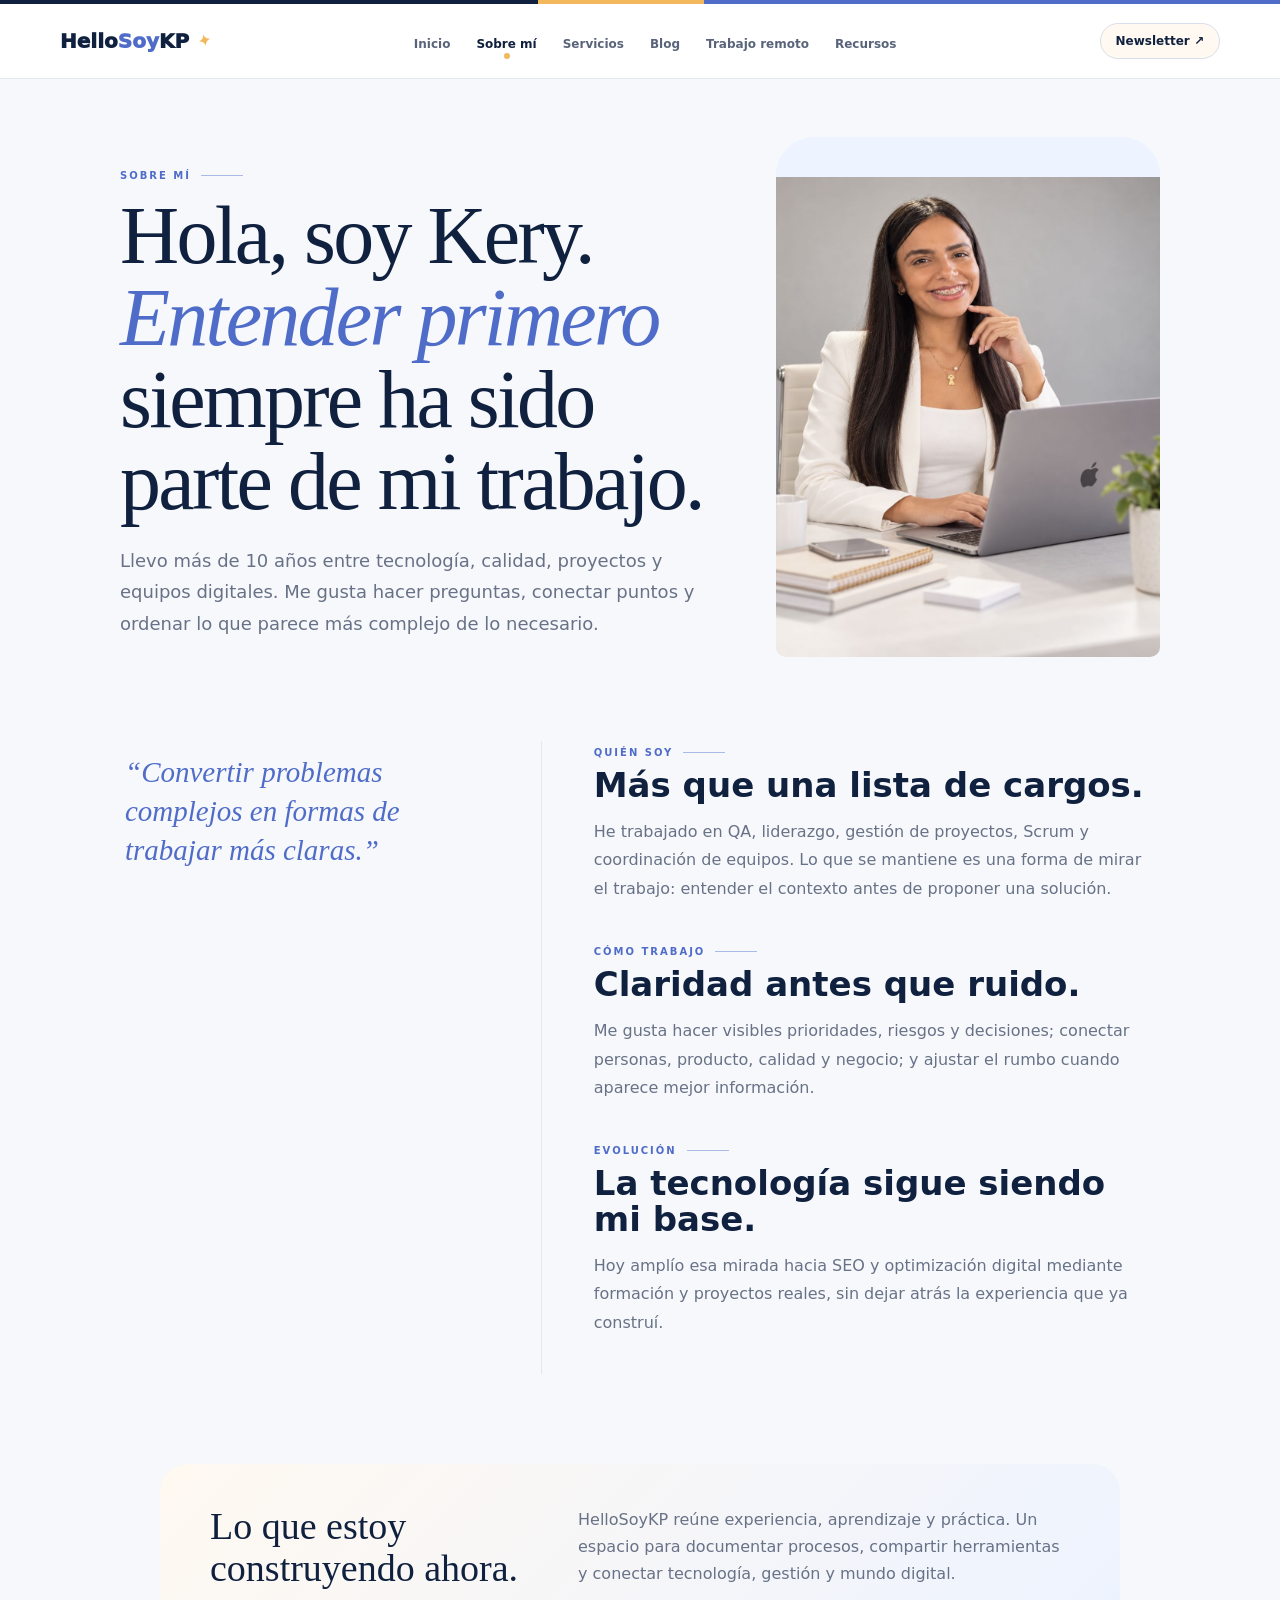
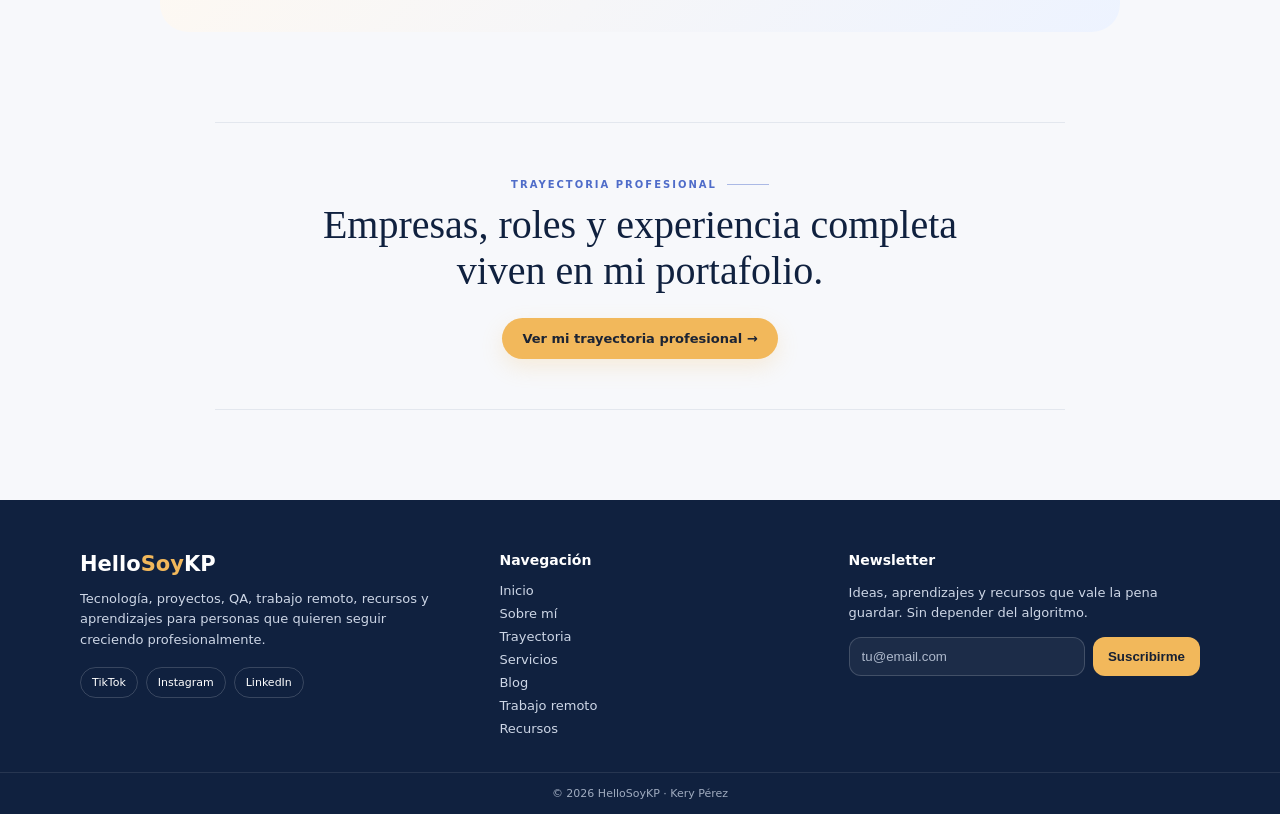
<file: sobre-mi/index.html>
<!doctype html>
<html lang="es">
<head>
<meta charset="utf-8">
<meta name="viewport" content="width=device-width,initial-scale=1">
<title>Sobre mí | Kery Pérez · HelloSoyKP</title>
<meta name="description" content="Conoce a Kery Pérez, su forma de trabajar y la evolución de su experiencia en tecnología y entornos digitales.">
<link rel="canonical" href="https://hellosoykp.github.io/hellosoykp/sobre-mi/">
<meta property="og:type" content="website">
<meta property="og:title" content="Sobre mí | Kery Pérez · HelloSoyKP">
<meta property="og:description" content="Conoce a Kery Pérez, su forma de trabajar y la evolución de su experiencia en tecnología y entornos digitales.">
<meta property="og:url" content="https://hellosoykp.github.io/hellosoykp/sobre-mi/">
<meta property="og:site_name" content="HelloSoyKP">
<script type="application/ld+json">{"@context": "https://schema.org", "@type": "Person", "name": "Kery Pérez", "url": "https://hellosoykp.github.io/hellosoykp/", "sameAs": ["https://www.linkedin.com/in/kandreinaperez/", "https://www.instagram.com/hellosoykp", "https://www.tiktok.com/@hellosoykp"], "knowsAbout": ["Tecnología", "QA y calidad", "Gestión de proyectos", "Trabajo remoto", "SEO y optimización digital"]}</script>
<link rel="stylesheet" href="../assets/css/global.css">
<link rel="stylesheet" href="../assets/css/sobre-mi.css">
</head>
<body>

<header class="site-header"><div class="header-inner">
<a class="brand" href="../index.html"><span>Hello<span class="soy">Soy</span>KP</span><span class="brand-mark">✦</span></a>
<nav class="site-nav"><a class="" href="../index.html">Inicio</a><a class="active" href="../sobre-mi/index.html">Sobre mí</a><a class="" href="../servicios/index.html">Servicios</a><a class="" href="../blog/index.html">Blog</a><a class="" href="../trabajo-remoto/index.html">Trabajo remoto</a><a class="" href="../recursos/index.html">Recursos</a></nav>
<a class="header-cta" href="../index.html#newsletter">Newsletter ↗</a>
</div></header>

<main>
<header class="about-hero">
  <div><span class="eyebrow">Sobre mí</span><h1>Hola, soy Kery.<br><em>Entender primero</em> siempre ha sido parte de mi trabajo.</h1><p>Llevo más de 10 años entre tecnología, calidad, proyectos y equipos digitales. Me gusta hacer preguntas, conectar puntos y ordenar lo que parece más complejo de lo necesario.</p></div>
  <div class="about-photo"><img src="../assets/images/kery-escritorio.jpg" alt="Kery Pérez"></div>
</header>
<section class="about-columns">
  <aside class="about-side">“Convertir problemas complejos en formas de trabajar más claras.”</aside>
  <div class="about-copy">
    <section><span class="eyebrow">Quién soy</span><h2>Más que una lista de cargos.</h2><p>He trabajado en QA, liderazgo, gestión de proyectos, Scrum y coordinación de equipos. Lo que se mantiene es una forma de mirar el trabajo: entender el contexto antes de proponer una solución.</p></section>
    <section><span class="eyebrow">Cómo trabajo</span><h2>Claridad antes que ruido.</h2><p>Me gusta hacer visibles prioridades, riesgos y decisiones; conectar personas, producto, calidad y negocio; y ajustar el rumbo cuando aparece mejor información.</p></section>
    <section><span class="eyebrow">Evolución</span><h2>La tecnología sigue siendo mi base.</h2><p>Hoy amplío esa mirada hacia SEO y optimización digital mediante formación y proyectos reales, sin dejar atrás la experiencia que ya construí.</p></section>
  </div>
</section>
<section class="about-now"><h2>Lo que estoy construyendo ahora.</h2><p>HelloSoyKP reúne experiencia, aprendizaje y práctica. Un espacio para documentar procesos, compartir herramientas y conectar tecnología, gestión y mundo digital.</p></section>
<section class="about-port"><span class="eyebrow">Trayectoria profesional</span><h2>Empresas, roles y experiencia completa viven en mi portafolio.</h2><a class="btn primary" href="https://kaph21.github.io/portafolio/" target="_blank">Ver mi trayectoria profesional →</a></section>
</main>

<footer class="footer-shell">
<div class="footer-grid">
<div class="footer-brand"><strong>Hello<span>Soy</span>KP</strong>
<p>Tecnología, proyectos, QA, trabajo remoto, recursos y aprendizajes para personas que quieren seguir creciendo profesionalmente.</p>
<div class="footer-social"><a href="https://www.tiktok.com/@hellosoykp" target="_blank">TikTok</a><a href="https://www.instagram.com/hellosoykp" target="_blank">Instagram</a><a href="https://www.linkedin.com/in/kandreinaperez/" target="_blank">LinkedIn</a></div></div>
<div><h3>Navegación</h3><div class="footer-nav">
<a href="../index.html">Inicio</a><a href="../sobre-mi/index.html">Sobre mí</a><a href="../portafolio/index.html">Trayectoria</a><a href="../servicios/index.html">Servicios</a><a href="../blog/index.html">Blog</a><a href="../trabajo-remoto/index.html">Trabajo remoto</a><a href="../recursos/index.html">Recursos</a>
</div></div>
<div class="footer-news"><h3>Newsletter</h3><p>Ideas, aprendizajes y recursos que vale la pena guardar. Sin depender del algoritmo.</p>
<div class="footer-form"><input type="email" placeholder="tu@email.com"><button type="button">Suscribirme</button></div></div>
</div><div class="footer-bottom">© 2026 HelloSoyKP · Kery Pérez</div>
</footer>
</body></html>
</file>
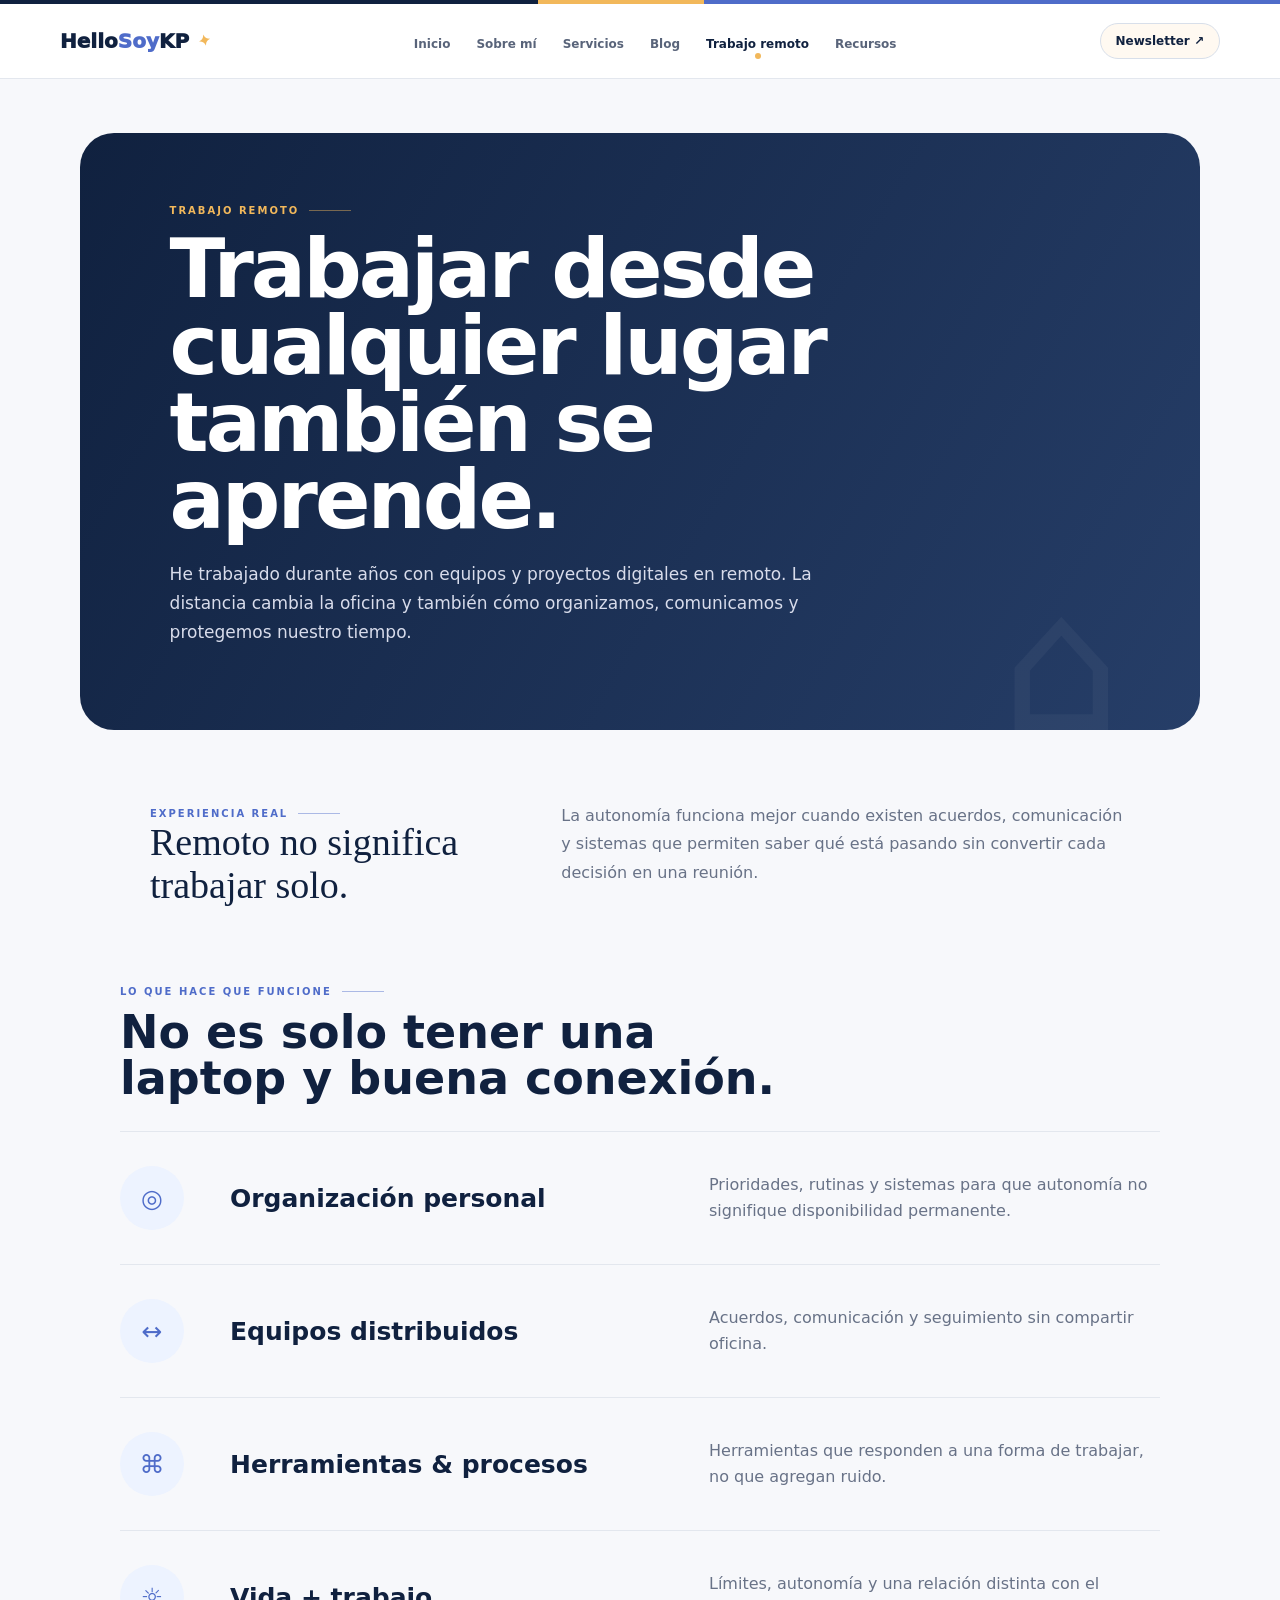
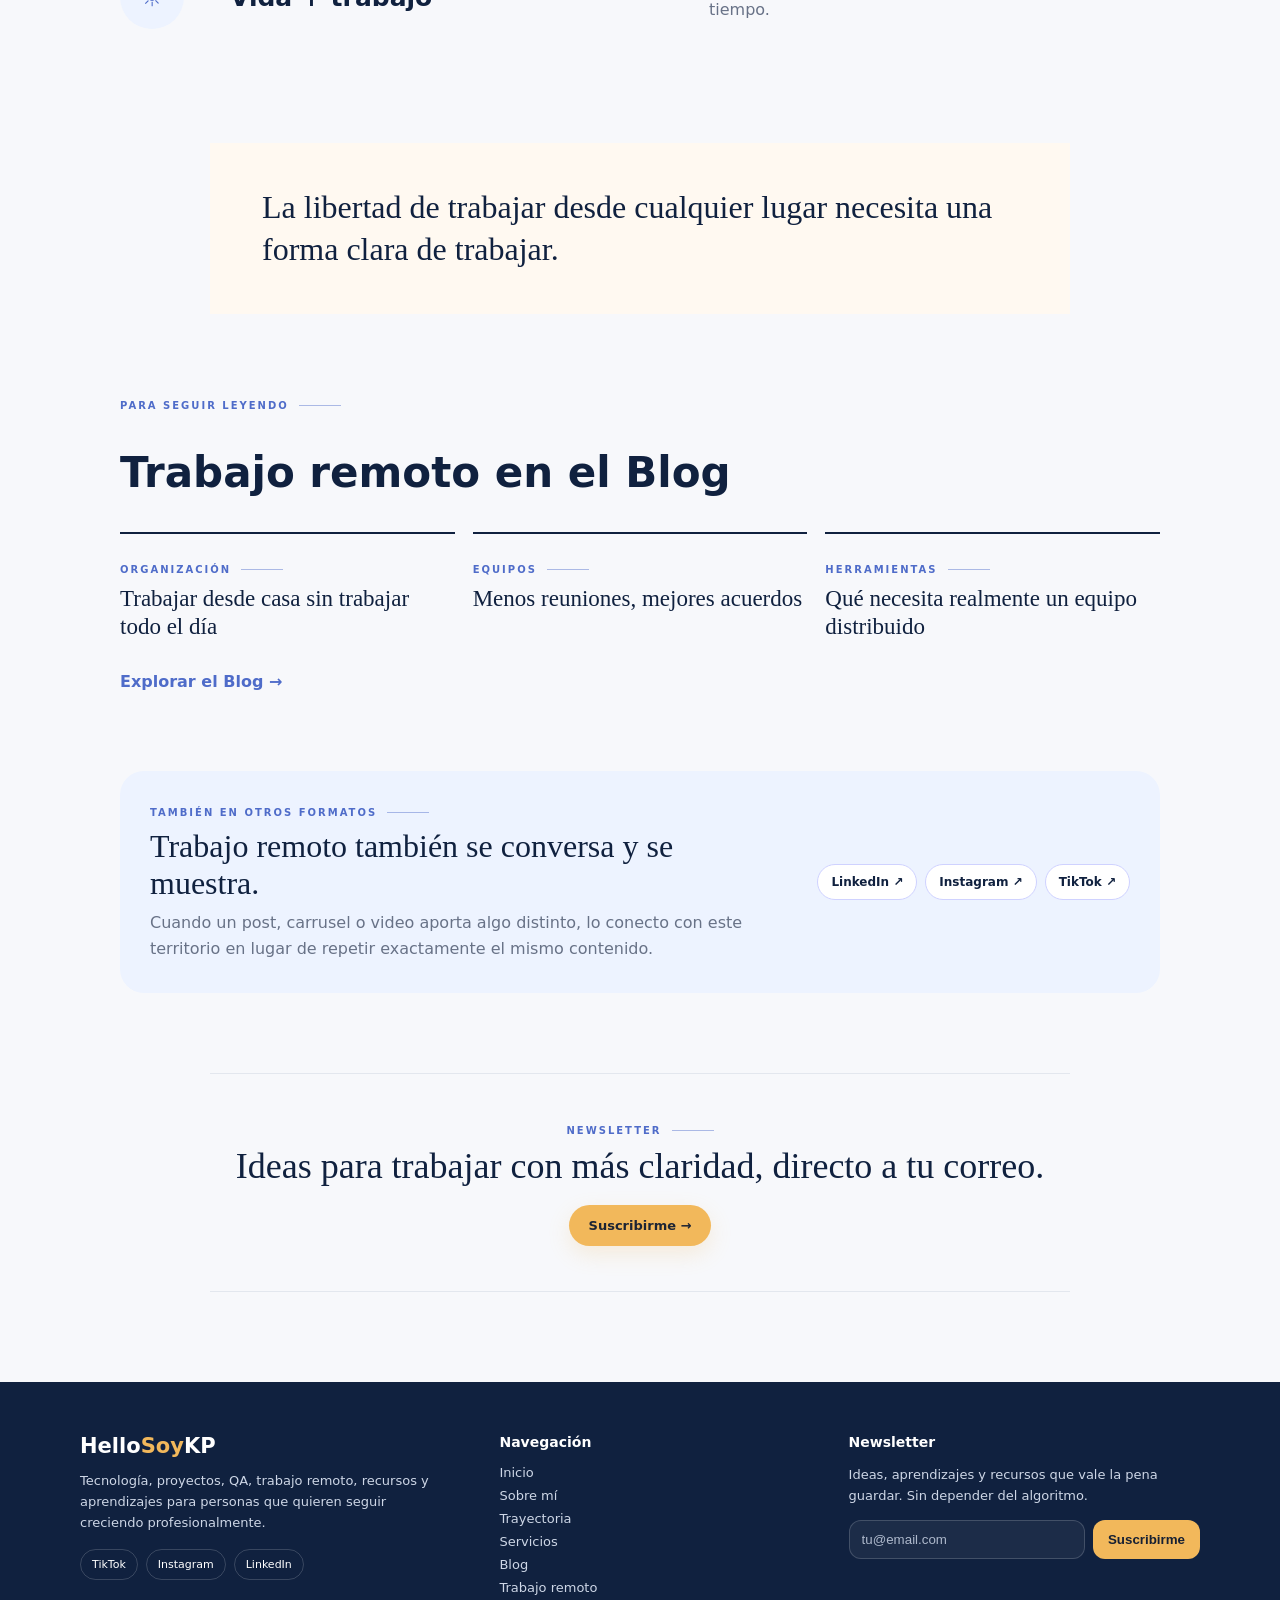
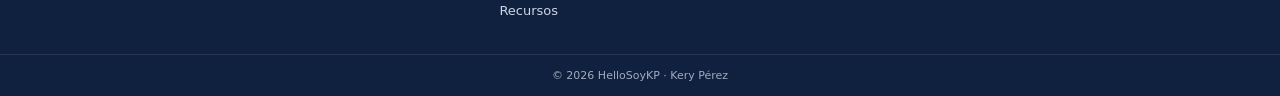
<file: trabajo-remoto/index.html>
<!doctype html>
<html lang="es">
<head>
<meta charset="utf-8">
<meta name="viewport" content="width=device-width,initial-scale=1">
<title>Trabajo remoto | HelloSoyKP</title>
<meta name="description" content="Experiencias sobre organización, equipos distribuidos, herramientas y vida trabajando en remoto.">
<link rel="canonical" href="https://hellosoykp.github.io/hellosoykp/trabajo-remoto/">
<meta property="og:type" content="website">
<meta property="og:title" content="Trabajo remoto | HelloSoyKP">
<meta property="og:description" content="Experiencias sobre organización, equipos distribuidos, herramientas y vida trabajando en remoto.">
<meta property="og:url" content="https://hellosoykp.github.io/hellosoykp/trabajo-remoto/">
<meta property="og:site_name" content="HelloSoyKP">
<script type="application/ld+json">{"@context": "https://schema.org", "@type": "Person", "name": "Kery Pérez", "url": "https://hellosoykp.github.io/hellosoykp/", "sameAs": ["https://www.linkedin.com/in/kandreinaperez/", "https://www.instagram.com/hellosoykp", "https://www.tiktok.com/@hellosoykp"], "knowsAbout": ["Tecnología", "QA y calidad", "Gestión de proyectos", "Trabajo remoto", "SEO y optimización digital"]}</script>
<link rel="stylesheet" href="../assets/css/global.css">
<link rel="stylesheet" href="../assets/css/trabajo-remoto.css">
</head>
<body>

<header class="site-header"><div class="header-inner">
<a class="brand" href="../index.html"><span>Hello<span class="soy">Soy</span>KP</span><span class="brand-mark">✦</span></a>
<nav class="site-nav"><a class="" href="../index.html">Inicio</a><a class="" href="../sobre-mi/index.html">Sobre mí</a><a class="" href="../servicios/index.html">Servicios</a><a class="" href="../blog/index.html">Blog</a><a class="active" href="../trabajo-remoto/index.html">Trabajo remoto</a><a class="" href="../recursos/index.html">Recursos</a></nav>
<a class="header-cta" href="../index.html#newsletter">Newsletter ↗</a>
</div></header>

<main>
<header class="remote-hero"><span class="eyebrow">Trabajo remoto</span><h1>Trabajar desde cualquier lugar también se aprende.</h1><p>He trabajado durante años con equipos y proyectos digitales en remoto. La distancia cambia la oficina y también cómo organizamos, comunicamos y protegemos nuestro tiempo.</p></header>
<section class="remote-experience"><div><span class="eyebrow">Experiencia real</span><h2>Remoto no significa trabajar solo.</h2></div><p>La autonomía funciona mejor cuando existen acuerdos, comunicación y sistemas que permiten saber qué está pasando sin convertir cada decisión en una reunión.</p></section>
<section class="remote-path"><span class="eyebrow">Lo que hace que funcione</span><h2>No es solo tener una laptop y buena conexión.</h2>
<div class="r-row"><span class="r-icon">◎</span><h3>Organización personal</h3><p>Prioridades, rutinas y sistemas para que autonomía no signifique disponibilidad permanente.</p></div>
<div class="r-row"><span class="r-icon">↔</span><h3>Equipos distribuidos</h3><p>Acuerdos, comunicación y seguimiento sin compartir oficina.</p></div>
<div class="r-row"><span class="r-icon">⌘</span><h3>Herramientas & procesos</h3><p>Herramientas que responden a una forma de trabajar, no que agregan ruido.</p></div>
<div class="r-row"><span class="r-icon">☼</span><h3>Vida + trabajo</h3><p>Límites, autonomía y una relación distinta con el tiempo.</p></div></section>
<blockquote class="remote-quote">La libertad de trabajar desde cualquier lugar necesita una forma clara de trabajar.</blockquote>
<section class="remote-related"><span class="eyebrow">Para seguir leyendo</span><h2>Trabajo remoto en el Blog</h2><div class="related"><article><span class="eyebrow">Organización</span><h3>Trabajar desde casa sin trabajar todo el día</h3></article><article><span class="eyebrow">Equipos</span><h3>Menos reuniones, mejores acuerdos</h3></article><article><span class="eyebrow">Herramientas</span><h3>Qué necesita realmente un equipo distribuido</h3></article></div><a class="txtlink" href="../blog/index.html">Explorar el Blog →</a></section>

<section class="remote-social">
  <div><span class="eyebrow">También en otros formatos</span><h2>Trabajo remoto también se conversa y se muestra.</h2><p>Cuando un post, carrusel o video aporta algo distinto, lo conecto con este territorio en lugar de repetir exactamente el mismo contenido.</p></div>
  <div class="remote-social-links">
    <a href="https://www.linkedin.com/in/kandreinaperez/" target="_blank" rel="noopener">LinkedIn ↗</a>
    <a href="https://www.instagram.com/hellosoykp" target="_blank" rel="noopener">Instagram ↗</a>
    <a href="https://www.tiktok.com/@hellosoykp" target="_blank" rel="noopener">TikTok ↗</a>
  </div>
</section>
<section class="remote-news"><span class="eyebrow">Newsletter</span><h2>Ideas para trabajar con más claridad, directo a tu correo.</h2><a class="btn primary" href="../index.html#newsletter">Suscribirme →</a></section>
</main>

<footer class="footer-shell">
<div class="footer-grid">
<div class="footer-brand"><strong>Hello<span>Soy</span>KP</strong>
<p>Tecnología, proyectos, QA, trabajo remoto, recursos y aprendizajes para personas que quieren seguir creciendo profesionalmente.</p>
<div class="footer-social"><a href="https://www.tiktok.com/@hellosoykp" target="_blank">TikTok</a><a href="https://www.instagram.com/hellosoykp" target="_blank">Instagram</a><a href="https://www.linkedin.com/in/kandreinaperez/" target="_blank">LinkedIn</a></div></div>
<div><h3>Navegación</h3><div class="footer-nav">
<a href="../index.html">Inicio</a><a href="../sobre-mi/index.html">Sobre mí</a><a href="../portafolio/index.html">Trayectoria</a><a href="../servicios/index.html">Servicios</a><a href="../blog/index.html">Blog</a><a href="../trabajo-remoto/index.html">Trabajo remoto</a><a href="../recursos/index.html">Recursos</a>
</div></div>
<div class="footer-news"><h3>Newsletter</h3><p>Ideas, aprendizajes y recursos que vale la pena guardar. Sin depender del algoritmo.</p>
<div class="footer-form"><input type="email" placeholder="tu@email.com"><button type="button">Suscribirme</button></div></div>
</div><div class="footer-bottom">© 2026 HelloSoyKP · Kery Pérez</div>
</footer>
</body></html>
</file>
<file: assets/css/global.css>
:root{
  --bg:#F7F8FB;
  --paper:#FFFFFF;
  --ink:#10213F;
  --ink-2:#243858;
  --muted:#687287;
  --line:#E3E7EE;
  --navy:#10213F;
  --navy-2:#1B3157;
  --blue:#4F6CC9;
  --sky:#C9D8FF;
  --sky-soft:#EDF3FF;
  --cream:#FFF9F1;
  --sand:#F5E5D1;
  --gold:#F2B85B;
  --gold-soft:#FFF1D6;
}
*{box-sizing:border-box}
html{scroll-behavior:smooth}
body{
  margin:0;background:var(--bg);color:var(--ink);
  font-family:Inter,ui-sans-serif,system-ui,-apple-system,BlinkMacSystemFont,"Segoe UI",sans-serif;
  -webkit-font-smoothing:antialiased;
}
a{text-decoration:none;color:inherit}
.wrap{width:min(1160px,calc(100% - 48px));margin:auto}
.eyebrow{
  display:inline-flex;align-items:center;gap:10px;
  font-size:10px;font-weight:900;letter-spacing:2px;text-transform:uppercase;color:var(--blue)
}
.eyebrow:after{content:"";width:42px;height:1px;background:currentColor;opacity:.45}
.btn{
  display:inline-flex;align-items:center;justify-content:center;gap:9px;
  padding:13px 20px;border-radius:999px;font-weight:850;font-size:13px;
  transition:transform .18s ease,box-shadow .18s ease
}
.btn:hover{transform:translateY(-2px)}
.btn.primary{background:var(--gold);color:#1C2434;box-shadow:0 8px 22px rgba(242,184,91,.2)}
.btn.secondary{border:1px solid #D8DFEA;background:#fff;color:var(--ink)}
.txtlink{font-weight:850;color:var(--blue)}

/* HEADER — identidad propia, no pill flotante */
.site-header{
  background:#fff;border-bottom:1px solid var(--line);position:relative;z-index:20
}
.site-header:before{
  content:"";position:absolute;top:0;left:0;right:0;height:4px;
  background:linear-gradient(90deg,var(--navy) 0 42%,var(--gold) 42% 55%,var(--blue) 55% 100%)
}
.header-inner{
  width:min(1160px,calc(100% - 48px));margin:auto;min-height:78px;
  display:grid;grid-template-columns:auto 1fr auto;align-items:center;gap:34px;padding-top:4px
}
.brand{display:flex;align-items:center;gap:9px;font-size:20px;font-weight:950;color:var(--navy)}
.brand .soy{color:var(--blue)}
.brand-mark{color:var(--gold);font-size:15px;transform:rotate(-14deg)}
.site-nav{display:flex;justify-content:center;gap:26px;align-items:center}
.site-nav a{font-size:12px;font-weight:700;color:#59647A;position:relative;padding:29px 0 24px}
.site-nav a:hover,.site-nav a.active{color:var(--navy)}
.site-nav a.active:after{
  content:"";position:absolute;left:50%;bottom:16px;transform:translateX(-50%);
  width:6px;height:6px;border-radius:50%;background:var(--gold)
}
.header-cta{
  border:1px solid #D8DFEA;border-radius:999px;padding:10px 15px;
  font-size:12px;font-weight:850;color:var(--navy);background:var(--cream)
}

/* FOOTER */
.footer-shell{margin-top:90px;background:var(--navy);color:#fff}
.footer-grid{
  width:min(1120px,92%);margin:auto;padding:52px 0 36px;
  display:grid;grid-template-columns:1fr .8fr 1fr;gap:68px
}
.footer-grid h3{margin:0 0 15px;font-size:14px;color:#fff}
.footer-brand strong{font-size:21px}.footer-brand strong span{color:var(--gold)}
.footer-brand p,.footer-news p{font-size:13px;line-height:1.6;color:#CDD6E6}
.footer-nav{display:grid;gap:8px}.footer-nav a{font-size:13px;color:#CDD6E6}
.footer-nav a:hover{color:#fff}
.footer-social{display:flex;gap:8px;flex-wrap:wrap;margin-top:16px}
.footer-social a{border:1px solid #ffffff2b;border-radius:999px;padding:8px 11px;font-size:11px;color:#fff}
.footer-form{display:flex;gap:8px;margin-top:13px}
.footer-form input{flex:1;min-width:0;border:1px solid #ffffff2b;background:#ffffff0d;color:#fff;border-radius:12px;padding:11px 12px}
.footer-form input::placeholder{color:#AEB9CC}
.footer-form button{border:0;border-radius:12px;background:var(--gold);color:#172033;padding:11px 15px;font-weight:850}
.footer-bottom{border-top:1px solid #ffffff18;text-align:center;padding:14px 20px;color:#9FABBF;font-size:11px}

/* reusable decorative chips */
.brand-chip{
  display:inline-flex;align-items:center;padding:8px 12px;border-radius:999px;
  background:#fff;border:1px solid var(--line);font-size:11px;font-weight:800;color:var(--ink)
}
.brand-chip.gold{background:var(--gold-soft);border-color:#F4D49D}
.brand-chip.sky{background:var(--sky-soft);border-color:#D6E1FF}

@media(max-width:960px){
  .header-inner{grid-template-columns:1fr auto}
  .site-nav{grid-column:1/-1;justify-content:flex-start;overflow:auto;gap:18px;border-top:1px solid var(--line)}
  .site-nav a{padding:13px 0 15px;white-space:nowrap}
  .site-nav a.active:after{bottom:6px}
}
@media(max-width:760px){
  .wrap,.header-inner{width:min(94%,680px)}
  .header-cta{display:none}
  .footer-grid{grid-template-columns:1fr;gap:28px}
}
</file>
<file: assets/css/blog.css>
.blog-cover{
  width:min(1220px,96%);
  margin:34px auto 0;
  min-height:560px;
  border-radius:34px;
  overflow:hidden;
  background:linear-gradient(120deg,var(--navy),#1E3761 58%,#355283);
  color:#fff;
  position:relative
}
.blog-cover-inner{
  min-height:560px;
  display:grid;
  grid-template-columns:.88fr 1.12fr;
  gap:34px;
  align-items:center;
  width:min(1120px,92%);
  margin:auto
}
.blog-cover-copy h1{
  font:400 clamp(48px,6vw,74px)/.98 Georgia,serif;
  margin:14px 0 22px;
  letter-spacing:-2px
}
.blog-cover-copy p{
  color:#D8E0ED;
  font-size:17px;
  line-height:1.7;
  max-width:560px;
  margin:0 0 28px
}
.blog-cover-copy .eyebrow{color:var(--gold)}
.blog-cover-visual{
  height:560px;
  position:relative;
  align-self:end
}
.blog-cover-visual img{
  position:absolute;
  right:0;
  bottom:0;
  height:525px;
  width:auto;
  max-width:100%;
  object-fit:contain;
  object-position:center bottom;
  border-radius:24px 24px 0 0
}
.cover-note{
  position:absolute;
  z-index:3;
  padding:11px 15px;
  background:#fff;
  color:var(--navy);
  border-radius:16px;
  box-shadow:0 12px 28px rgba(0,0,0,.15);
  font:italic 14px Georgia,serif
}
.note-a{left:1%;top:18%;transform:rotate(-5deg)}
.note-b{right:2%;bottom:18%;transform:rotate(5deg);background:var(--gold-soft)}

.blog-intro-band{
  padding:70px 0 28px
}
.blog-intro-inner{
  width:min(1120px,92%);
  margin:auto
}
.blog-intro-inner h2{
  font-size:44px;
  margin:0 0 28px;
  text-align:center
}
.blog-tools{
  display:flex;
  flex-direction:column;
  gap:16px;
  align-items:center
}
.blog-search{
  width:min(520px,100%);
  border:1px solid var(--line);
  background:#fff;
  border-radius:999px;
  padding:11px 14px;
  display:flex;
  align-items:center;
  gap:8px
}
.blog-search input{
  border:0;outline:0;background:transparent;width:100%;font-size:14px
}
.blog-filter-row{
  display:flex;
  flex-wrap:wrap;
  gap:9px;
  justify-content:center
}
.blog-filter-row button{
  border:1px solid var(--line);
  background:#fff;
  border-radius:999px;
  padding:9px 13px;
  color:#667085;
  font-weight:800;
  font-size:11px
}
.blog-filter-row .active{
  background:var(--navy);
  color:#fff;
  border-color:var(--navy)
}

.posts-grid{
  width:min(1120px,92%);
  margin:20px auto 90px;
  display:grid;
  grid-template-columns:repeat(3,1fr);
  gap:26px
}
.post-card{
  background:#fff;
  border:1px solid var(--line);
  border-radius:24px;
  overflow:hidden;
  box-shadow:0 10px 28px rgba(23,35,61,.04)
}
.post-image{
  height:225px;
  margin:14px 14px 0;
  border-radius:18px;
  position:relative;
  display:grid;
  place-items:center;
  overflow:hidden
}
.post-image strong{
  font:400 52px Georgia,serif;
  color:#ffffffc9
}
.post-badge{
  position:absolute;
  left:14px;
  bottom:14px;
  background:var(--navy);
  color:#fff;
  padding:8px 11px;
  border-radius:999px;
  font-size:10px;
  font-weight:850
}
.cover-remote{background:linear-gradient(135deg,#8BA3DA,#C9D8FF)}
.cover-qa{background:linear-gradient(135deg,#E1B56E,#FFF0D0)}
.cover-seo{background:linear-gradient(135deg,#6075A8,#D7E0F4)}
.cover-projects{background:linear-gradient(135deg,#AAB7D5,#F0EDE5)}
.cover-career{background:linear-gradient(135deg,#D4BFA7,#F8ECDD)}
.cover-tools{background:linear-gradient(135deg,#7E94C8,#E8EEF9)}
.post-body{padding:22px}
.post-body h3{
  font-size:20px;
  line-height:1.25;
  margin:0 0 12px
}
.post-body p{
  color:var(--muted);
  font-size:13px;
  line-height:1.58;
  margin:0 0 24px
}
.post-meta{
  display:flex;
  justify-content:space-between;
  align-items:center;
  color:#8A94A8;
  font-size:10px
}
.post-meta a{
  width:36px;height:36px;border-radius:50%;
  background:var(--gold);
  display:grid;place-items:center;
  color:#192236;
  font-weight:900
}

.blog-social-band{
  width:min(1120px,92%);
  margin:0 auto 72px;
  background:var(--navy);
  color:#fff;
  border-radius:28px;
  padding:42px;
  display:grid;
  grid-template-columns:1.1fr .9fr;
  gap:60px;
  align-items:center
}
.blog-social-band .eyebrow{color:var(--gold)}
.blog-social-band h2{font-size:34px;margin:8px 0}
.blog-social-band p{color:#D5DDEC;line-height:1.65;margin:0}
.social-mini-grid{display:grid;gap:10px}
.social-mini-grid a{
  padding:14px 16px;border-radius:14px;border:1px solid #ffffff26;
  background:#ffffff0C;font-size:13px;font-weight:800
}

.blog-newsletter{
  width:min(920px,88%);
  margin:0 auto 90px;
  background:var(--gold-soft);
  border:1px solid #F1D79E;
  border-radius:26px;
  padding:34px 38px;
  display:flex;
  justify-content:space-between;
  align-items:center;
  gap:28px
}
.blog-newsletter .eyebrow{color:#A46817}
.blog-newsletter h2{font-size:30px;margin:8px 0}
.blog-newsletter p{color:var(--muted);margin:0}
@media(max-width:900px){
  .blog-cover-inner{grid-template-columns:1fr}
  .blog-cover-visual{height:430px}
  .blog-cover-visual img{height:420px;left:50%;right:auto;transform:translateX(-50%)}
  .posts-grid{grid-template-columns:1fr 1fr}
  .blog-social-band{grid-template-columns:1fr}
}
@media(max-width:640px){
  .posts-grid{grid-template-columns:1fr}
  .blog-newsletter{display:block}
  .blog-newsletter a{margin-top:18px}
}
</file>
<file: assets/css/portafolio.css>
.portfolio-hero{
  width:min(1120px,92%);margin:72px auto 40px;
  display:grid;grid-template-columns:1fr .9fr;gap:70px;align-items:center
}
.portfolio-hero h1{
  font:400 clamp(52px,6.5vw,82px)/1 Georgia,serif;
  letter-spacing:-2.5px;margin:10px 0 20px
}
.portfolio-hero h1 em{font-weight:400;color:var(--blue)}
.portfolio-hero p{font-size:17px;line-height:1.75;color:var(--muted);max-width:680px}
.portfolio-visual{
  min-height:430px;border-radius:30px;
  background:linear-gradient(145deg,var(--sky-soft),var(--cream));
  display:flex;align-items:flex-end;justify-content:center;overflow:hidden
}
.portfolio-visual img{width:100%;height:100%;object-fit:cover;object-position:center 20%}
.portfolio-points{width:min(1120px,92%);margin:0 auto 70px;display:grid;grid-template-columns:repeat(3,1fr);gap:18px}
.portfolio-point{background:#fff;border:1px solid var(--line);border-radius:20px;padding:24px}
.portfolio-point small{font-size:10px;font-weight:900;color:#B0741E;letter-spacing:1.2px}
.portfolio-point h2{font-size:21px;margin:10px 0}
.portfolio-point p{color:var(--muted);font-size:13px;line-height:1.6}
.portfolio-cta{width:min(940px,88%);margin:0 auto 90px;background:var(--navy);color:#fff;border-radius:28px;padding:42px;display:grid;grid-template-columns:1fr auto;gap:30px;align-items:center}
.portfolio-cta .eyebrow{color:var(--gold)}.portfolio-cta h2{font-size:34px;margin:8px 0}.portfolio-cta p{color:#D5DDEC;margin:0;line-height:1.6}
@media(max-width:760px){.portfolio-hero,.portfolio-points,.portfolio-cta{grid-template-columns:1fr}.portfolio-visual{min-height:360px}}
</file>
<file: assets/css/proyectos.css>
.proj-intro{width:min(1120px,92%);margin:70px auto 46px;display:grid;grid-template-columns:1.1fr .9fr;gap:70px;align-items:end}.proj-intro h1{font-size:clamp(52px,6vw,80px);line-height:.95;letter-spacing:-3px;margin:10px 0}.proj-intro p{color:var(--muted);font-size:17px;line-height:1.7}
.prof-strip{width:min(1120px,92%);margin:0 auto;background:var(--ink);color:#fff;border-radius:28px;padding:40px;display:flex;justify-content:space-between;align-items:center;gap:30px}.prof-strip .eyebrow{color:#b9b9ff}.prof-strip h2{font-size:31px;margin:8px 0}.prof-strip p{color:#d8dceb;margin:0}.prof-strip a{color:#fff;font-weight:800}
.showcase{width:min(1120px,92%);margin:90px auto}.showcase h2{font-size:46px;margin:8px 0 28px}.case-wall{display:grid;grid-template-columns:1.28fr .72fr;grid-template-rows:235px 235px;gap:18px}.case{border-radius:26px;padding:30px;display:flex;flex-direction:column;justify-content:flex-end}.case.main{grid-row:1/3;background:var(--lav)}.case.mid{background:#fff;border:1px solid var(--line)}.case.light{background:#f8f8fb;border:1px dashed #c6cbd6}.case h3{font-size:28px;line-height:1.1;margin:8px 0}.case p{color:var(--muted);line-height:1.6}.case small{font-size:10px;font-weight:900;letter-spacing:1.5px;color:var(--indigo)}
@media(max-width:760px){.proj-intro{grid-template-columns:1fr}.prof-strip{display:block}.case-wall{display:block}.case{min-height:210px;margin:14px 0}.case.main{min-height:340px}}


.prof-strip{background:linear-gradient(120deg,var(--navy),var(--navy-2))}
.prof-strip .eyebrow{color:var(--gold)}
.case.main{background:linear-gradient(145deg,var(--sky-soft),var(--cream))}
.case small{color:#B0741E}
</file>
<file: assets/css/recursos.css>
.resources-hero-v2{
  width:min(1220px,96%);
  margin:34px auto 0;
  border-radius:34px;
  overflow:hidden;
  background:linear-gradient(120deg,var(--navy),#1D3761 58%,#345483);
  color:#fff;
}
.resources-hero-inner{
  width:min(1120px,92%);
  margin:auto;
  min-height:560px;
  display:grid;
  grid-template-columns:1fr 1fr;
  gap:56px;
  align-items:center;
}
.resources-hero-copy h1{
  font:400 clamp(52px,6vw,78px)/.98 Georgia,serif;
  letter-spacing:-2px;
  margin:14px 0 22px;
}
.resources-hero-copy h1 em{
  color:var(--gold);
  font-weight:400;
}
.resources-hero-copy p{
  font-size:17px;
  line-height:1.7;
  color:#D8E0ED;
  max-width:600px;
}
.resource-hero-actions{
  display:flex;
  gap:12px;
  flex-wrap:wrap;
  margin-top:28px;
}
.resources-hero-copy .secondary{
  background:transparent;
  color:#fff;
  border-color:#ffffff42;
}

.resources-hero-collage{
  position:relative;
  height:500px;
}
.collage-card{
  position:absolute;
  background:#fff;
  color:var(--navy);
  border-radius:24px;
  padding:24px;
  box-shadow:0 18px 40px rgba(0,0,0,.18);
  display:flex;
  flex-direction:column;
  justify-content:flex-end;
}
.collage-card span{
  font-size:9px;
  font-weight:900;
  letter-spacing:1.5px;
  color:#B0741E;
}
.collage-card strong{
  font-size:22px;
  margin:7px 0 5px;
}
.collage-card small{
  color:var(--muted);
  font-size:11px;
}
.c1{width:255px;height:210px;left:25px;top:55px;transform:rotate(-5deg);background:linear-gradient(145deg,#fff,#F4F7FF)}
.c2{width:225px;height:185px;right:10px;top:115px;transform:rotate(6deg);background:linear-gradient(145deg,#FFFDF7,#FFF0D8)}
.c3{width:245px;height:200px;left:140px;bottom:38px;transform:rotate(2deg);background:linear-gradient(145deg,#F9FBFF,#EEF3FF)}
.collage-note{
  position:absolute;
  right:10px;
  bottom:28px;
  font:italic 17px Georgia,serif;
  color:var(--gold);
  transform:rotate(-6deg);
}

.resource-intro{
  padding:82px 0 56px;
}
.resource-intro-grid{
  display:grid;
  grid-template-columns:1fr 1fr;
  gap:70px;
  align-items:end;
}
.resource-intro h2{
  font-size:44px;
  line-height:1.05;
  margin:8px 0 0;
}
.resource-intro p{
  color:var(--muted);
  line-height:1.7;
  margin:0;
}

.featured-resource-v2{
  width:min(1120px,92%);
  margin:0 auto 90px;
  background:#fff;
  border:1px solid var(--line);
  border-radius:30px;
  overflow:hidden;
  display:grid;
  grid-template-columns:1.05fr .95fr;
  min-height:430px;
}
.featured-resource-visual-v2{
  background:linear-gradient(145deg,var(--sky-soft),var(--cream));
  display:grid;
  place-items:center;
  position:relative;
  overflow:hidden;
}
.mock-sheet{
  width:270px;
  height:330px;
  background:#fff;
  border-radius:18px;
  padding:26px;
  box-shadow:0 20px 45px rgba(23,35,61,.15);
  transform:rotate(-4deg);
}
.mock-top{height:34px;width:130px;background:var(--navy);border-radius:8px;margin-bottom:28px}
.mock-line{height:10px;background:#E6EAF0;border-radius:999px;margin:12px 0;width:72%}
.mock-line.long{width:100%}.mock-line.short{width:45%}
.mock-boxes{display:grid;grid-template-columns:repeat(3,1fr);gap:8px;margin-top:36px}
.mock-boxes i{height:72px;border-radius:10px;background:var(--sky-soft)}
.featured-sticker{
  position:absolute;
  right:28px;
  top:38px;
  background:var(--gold-soft);
  color:#80591A;
  padding:9px 13px;
  border-radius:999px;
  font:italic 14px Georgia,serif;
  transform:rotate(5deg);
}
.featured-resource-copy-v2{
  padding:52px;
  display:flex;
  flex-direction:column;
  justify-content:center;
}
.resource-type{
  font-size:10px;
  font-weight:900;
  letter-spacing:1.5px;
  color:#B0741E;
}
.featured-resource-copy-v2 h2{
  font:400 44px/1.08 Georgia,serif;
  margin:12px 0 18px;
}
.featured-resource-copy-v2 p{
  color:var(--muted);
  line-height:1.7;
}
.feature-points{
  display:flex;
  flex-wrap:wrap;
  gap:8px;
  margin:22px 0;
}
.feature-points span{
  padding:8px 11px;
  border-radius:999px;
  background:#F7F8FB;
  border:1px solid var(--line);
  font-size:11px;
  font-weight:800;
}
.coming-soon{
  color:var(--blue);
  font-weight:900;
  font-size:12px;
}

.resource-library{
  padding:90px 0;
  background:#F4F6FA;
}
.resource-library-head{
  display:grid;
  grid-template-columns:1.05fr .95fr;
  gap:70px;
  align-items:end;
  margin-bottom:30px;
}
.resource-library-head h2{
  font-size:42px;
  margin:8px 0 0;
}
.resource-library-head p{
  color:var(--muted);
  line-height:1.65;
  margin:0;
}
.resource-tiles{
  display:grid;
  grid-template-columns:1.1fr .9fr .9fr;
  grid-template-rows:230px 230px;
  gap:18px;
}
.resource-tile{
  border-radius:24px;
  padding:26px;
  border:1px solid var(--line);
  background:#fff;
  display:flex;
  flex-direction:column;
  justify-content:space-between;
}
.resource-tile.tall{
  grid-row:1/3;
}
.resource-tile.wide{
  grid-column:2/4;
}
.resource-tile.blue{background:linear-gradient(145deg,#EDF3FF,#DCE7FF)}
.resource-tile.gold{background:linear-gradient(145deg,#FFF4DE,#FFF9F1)}
.resource-tile.cream{background:#fff}
.resource-tile.dark{
  background:linear-gradient(120deg,var(--navy),#203B67);
  color:#fff;
}
.tile-top{
  display:flex;
  justify-content:space-between;
  align-items:center;
}
.tile-number{
  font:28px Georgia,serif;
  color:var(--gold);
}
.tile-type{
  font-size:9px;
  font-weight:900;
  letter-spacing:1.2px;
}
.tile-icon{
  font-size:46px;
  color:var(--blue);
}
.resource-tile h3{
  font-size:23px;
  line-height:1.15;
  margin:8px 0;
}
.resource-tile p{
  color:var(--muted);
  font-size:13px;
  line-height:1.55;
}
.resource-tile.dark p{color:#D3DCEC}
.tile-status{
  font-size:11px;
  font-weight:850;
  color:var(--blue);
}
.resource-tile.dark a{
  margin-top:18px;
  display:inline-block;
  color:var(--gold);
  font-weight:850;
  font-size:12px;
}

.resources-newsletter-v2{
  padding:76px 0;
  background:#fff;
}
.resources-newsletter-inner{
  width:min(1000px,90%);
  margin:auto;
  background:var(--navy);
  color:#fff;
  border-radius:30px;
  padding:42px;
  display:grid;
  grid-template-columns:1fr .9fr;
  gap:48px;
  align-items:center;
}
.resources-newsletter-v2 .eyebrow{color:var(--gold)}
.resources-newsletter-v2 h2{
  font-size:36px;
  line-height:1.08;
  margin:8px 0 12px;
}
.resources-newsletter-v2 p{
  color:#D5DDEC;
  margin:0;
}
.newsletter-mini-form{
  background:#fff;
  color:var(--ink);
  border-radius:20px;
  padding:22px;
}
.newsletter-mini-form input{
  width:100%;
  padding:12px 13px;
  border:1px solid var(--line);
  border-radius:12px;
  background:#F8F9FC;
}
.newsletter-mini-form a{
  display:block;
  margin-top:10px;
  padding:12px;
  border-radius:12px;
  background:var(--gold);
  color:#1C2535;
  text-align:center;
  font-weight:900;
  font-size:12px;
}
.newsletter-mini-form small{
  display:block;
  margin-top:10px;
  color:var(--muted);
  font-size:10px;
  text-align:center;
}

@media(max-width:900px){
  .resources-hero-inner,
  .resource-intro-grid,
  .featured-resource-v2,
  .resource-library-head,
  .resources-newsletter-inner{
    grid-template-columns:1fr;
  }
  .resources-hero-collage{height:430px}
  .resource-tiles{
    grid-template-columns:1fr 1fr;
    grid-template-rows:auto;
  }
  .resource-tile.tall,
  .resource-tile.wide{
    grid-row:auto;
    grid-column:auto;
  }
}
@media(max-width:620px){
  .resource-tiles{grid-template-columns:1fr}
  .resources-hero-collage{display:none}
}


/* V35 — biblioteca ordenada */
.resource-library-head.ordered{
  display:grid;
  grid-template-columns:1fr .9fr;
  gap:70px;
  align-items:end;
  margin-bottom:28px;
}
.resource-grid-ordered{
  display:grid;
  grid-template-columns:repeat(3,1fr);
  gap:18px;
}
.resource-card-ordered{
  min-height:360px;
  background:#fff;
  border:1px solid var(--line);
  border-radius:24px;
  padding:24px;
  display:flex;
  flex-direction:column;
}
.resource-card-top{
  display:flex;
  justify-content:space-between;
  align-items:center;
}
.resource-number{
  font:28px Georgia,serif;
  color:var(--gold);
}
.resource-type{
  font-size:9px;
  font-weight:900;
  letter-spacing:1.4px;
  color:var(--ink);
}
.resource-icon{
  width:58px;
  height:58px;
  border-radius:18px;
  display:grid;
  place-items:center;
  font-size:26px;
  margin-top:42px;
  margin-bottom:34px;
}
.resource-icon.blue{background:var(--sky-soft);color:var(--blue)}
.resource-icon.gold{background:var(--gold-soft);color:#A56F1B}
.resource-icon.sand{background:#F6EEE5;color:#8B6745}
.resource-card-ordered h3{
  font-size:22px;
  line-height:1.18;
  margin:0 0 10px;
}
.resource-card-ordered p{
  color:var(--muted);
  font-size:13px;
  line-height:1.6;
  margin:0;
}
.resource-status{
  margin-top:auto;
  padding-top:24px;
  font-size:11px;
  font-weight:850;
  color:var(--blue);
}
.remote-resource-banner{
  margin-top:18px;
  border-radius:24px;
  background:linear-gradient(120deg,var(--navy),#223C67);
  color:#fff;
  padding:26px 28px;
  display:grid;
  grid-template-columns:1.2fr 1fr auto;
  gap:28px;
  align-items:center;
}
.remote-banner-left{
  display:flex;
  align-items:center;
  gap:18px;
}
.remote-banner-left .resource-number{font-size:30px}
.remote-resource-banner .resource-type{color:var(--gold)}
.remote-resource-banner h3{
  margin:5px 0 0;
  font-size:23px;
}
.remote-resource-banner p{
  color:#D5DDEC;
  font-size:13px;
  line-height:1.55;
  margin:0;
}
.remote-resource-banner strong{
  color:var(--gold);
  font-size:12px;
  white-space:nowrap;
}
@media(max-width:900px){
  .resource-library-head.ordered,
  .resource-grid-ordered,
  .remote-resource-banner{
    grid-template-columns:1fr;
  }
  .resource-card-ordered{min-height:300px}
}
</file>
<file: assets/css/servicios.css>
.svc-hero{background:var(--ink);color:#fff;padding:82px max(5%,calc((100% - 1120px)/2)) 72px}
.svc-hero .eyebrow{color:#b9b9ff}.svc-hero h1{font-size:clamp(48px,6vw,78px);line-height:.94;letter-spacing:-3px;max-width:900px;margin:12px 0 20px}.svc-hero p{max-width:680px;color:#d8dceb;font-size:18px;line-height:1.7}
.problem-matrix{width:min(1120px,92%);margin:48px auto 84px;display:grid;grid-template-columns:repeat(3,1fr);border:1px solid var(--line);border-radius:24px;overflow:hidden}
.problem{padding:30px;border-right:1px solid var(--line)}.problem:last-child{border:0}.problem h3{margin:0 0 10px;font-size:20px}.problem p{font-size:13px;color:var(--muted);line-height:1.6}
.service-stack{width:min(1030px,90%);margin:0 auto 88px}.service-stack h2{font-size:48px;line-height:1.0;max-width:720px;margin:10px 0 36px}
.service-line{display:grid;grid-template-columns:72px 1fr .85fr;gap:26px;padding:29px 0;border-top:1px solid var(--line);align-items:start}.service-line .n{font:32px Georgia,serif;color:var(--indigo)}.service-line h3{margin:0;font-size:24px}.service-line p{margin:0;color:var(--muted);line-height:1.65}
.svc-process{background:var(--lav);padding:72px max(5%,calc((100% - 1120px)/2))}.svc-process h2{font-size:42px;margin:8px 0 28px}.steps{display:grid;grid-template-columns:repeat(3,1fr);gap:14px}.step{background:#fff;border-radius:18px;padding:24px}.step small{font-weight:900;color:var(--indigo)}.step h3{margin:9px 0}.step p{font-size:13px;color:var(--muted);line-height:1.6}
.fit{width:min(1000px,90%);margin:80px auto;display:grid;grid-template-columns:.8fr 1.2fr;gap:70px}.fit h2{font-size:40px;margin:0}.fit ul{margin:0;padding-left:20px;color:var(--muted);line-height:1.9}
.svc-cta{width:min(880px,88%);margin:0 auto 88px;text-align:center}.svc-cta h2{font-size:46px;margin:0 0 20px}.svc-cta .btn{margin:6px}
@media(max-width:760px){.problem-matrix,.steps,.fit{grid-template-columns:1fr}.problem{border-right:0;border-bottom:1px solid var(--line)}.service-line{grid-template-columns:45px 1fr}.service-line p{grid-column:2}}


.svc-hero{background:linear-gradient(120deg,var(--navy),var(--navy-2))}
.svc-hero .eyebrow{color:var(--gold)}
.svc-process{background:var(--sky-soft)}
.svc-line .n,.step small{color:var(--blue)}
</file>
<file: assets/css/sobre-mi.css>
.about-hero{width:min(1040px,90%);margin:58px auto 84px;display:grid;grid-template-columns:1.1fr .72fr;gap:70px;align-items:end}
.about-hero h1{font:400 clamp(50px,6.4vw,84px)/1.0 Georgia,serif;letter-spacing:-2.7px;margin:12px 0 22px}
.about-hero h1 em{font-weight:400;color:var(--indigo)}.about-hero p{max-width:650px;color:var(--muted);font-size:18px;line-height:1.75}
.about-photo{min-height:520px;border-radius:180px 180px 26px 26px;overflow:hidden;background:var(--lav);display:flex;align-items:flex-end}
.about-photo img{width:100%;height:100%;object-fit:cover}
.about-columns{width:min(1030px,90%);margin:0 auto 90px;display:grid;grid-template-columns:.7fr 1.3fr;gap:85px}
.about-side{font:italic 29px/1.35 Georgia,serif;color:var(--indigo);padding-top:12px}
.about-copy{border-left:1px solid var(--line);padding-left:52px}.about-copy section{padding:0 0 36px}.about-copy h2{font-size:34px;line-height:1.05;margin:8px 0 14px}.about-copy p{color:var(--muted);line-height:1.8;margin:0}
.about-now{width:min(960px,88%);margin:0 auto 90px;padding:42px 50px;background:var(--lav);border-radius:28px;display:grid;grid-template-columns:.8fr 1.2fr;gap:40px}
.about-now h2{font:400 38px/1.1 Georgia,serif;margin:0}.about-now p{color:var(--muted);line-height:1.7;margin:0}
.about-port{width:min(850px,88%);margin:0 auto 88px;text-align:center;padding:50px 20px;border-block:1px solid var(--line)}.about-port h2{font:400 40px/1.15 Georgia,serif;margin:10px auto 24px;max-width:700px}
@media(max-width:780px){.about-hero,.about-columns,.about-now{grid-template-columns:1fr}.about-photo{min-height:420px}.about-copy{border:0;padding:0}.about-side{font-size:25px}}


.about-photo{background:var(--sky-soft);border-radius:38px 38px 10px 10px}
.about-hero h1 em,.about-side{color:var(--blue)}
.about-now{background:linear-gradient(135deg,var(--cream),var(--sky-soft))}
.about-port{border-color:var(--line)}
</file>
<file: assets/css/trabajo-remoto.css>
.remote-hero{width:min(1120px,92%);margin:54px auto 0;background:var(--ink);color:#fff;border-radius:34px;padding:66px 7%;position:relative;overflow:hidden}.remote-hero:after{content:"⌂";position:absolute;right:7%;bottom:-45px;font-size:190px;color:#ffffff0b}.remote-hero .eyebrow{color:#b9b9ff}.remote-hero h1{font-size:clamp(50px,6.4vw,82px);line-height:.94;letter-spacing:-3px;max-width:840px;margin:12px 0 22px}.remote-hero p{max-width:680px;color:#d8dceb;line-height:1.7;font-size:17px}
.remote-experience{width:min(980px,88%);margin:72px auto;display:grid;grid-template-columns:.75fr 1.25fr;gap:70px}.remote-experience h2{font:400 38px/1.15 Georgia,serif;margin:0}.remote-experience p{color:var(--muted);line-height:1.8;margin:0}
.remote-path{width:min(1040px,90%);margin:0 auto 80px}.remote-path>h2{font-size:46px;line-height:1.0;max-width:700px;margin:10px 0 30px}.r-row{display:grid;grid-template-columns:82px 1fr 1fr;gap:28px;align-items:center;padding:34px 0;border-top:1px solid var(--line)}.r-icon{width:64px;height:64px;border-radius:50%;background:var(--lav);display:grid;place-items:center;font-size:25px}.r-row h3{font-size:25px;margin:0}.r-row p{color:var(--muted);line-height:1.6;margin:0}
.remote-quote{width:min(860px,86%);margin:68px auto;padding:44px 52px;background:#fff;border-left:6px solid var(--indigo);font:400 32px/1.3 Georgia,serif}
.remote-related{width:min(1040px,90%);margin:80px auto}.remote-related h2{font-size:42px}.related{display:grid;grid-template-columns:repeat(3,1fr);gap:18px}.related article{padding:24px 0;border-top:2px solid var(--ink)}.related h3{font:400 23px/1.2 Georgia,serif;margin:8px 0}
@media(max-width:760px){.remote-experience{grid-template-columns:1fr}.r-row{grid-template-columns:65px 1fr}.r-row p{grid-column:2}.related{grid-template-columns:1fr}.remote-quote{padding:34px}}

.remote-social{width:min(1040px,90%);margin:0 auto 80px;padding:30px;border-radius:24px;background:var(--lav);display:grid;grid-template-columns:1fr auto;gap:30px;align-items:center}
.remote-social h2{font:400 32px/1.15 Georgia,serif;margin:8px 0;color:var(--ink)}
.remote-social p{color:var(--muted);line-height:1.65;margin:0}
.remote-social-links{display:flex;gap:8px;flex-wrap:wrap;justify-content:flex-end}.remote-social-links a{font-size:12px;font-weight:800;border:1px solid #cfd2ff;background:#fff;border-radius:999px;padding:10px 13px}
.remote-news{width:min(860px,86%);margin:0 auto 90px;text-align:center;padding:45px 25px;border-block:1px solid var(--line)}.remote-news h2{font:400 36px/1.15 Georgia,serif;margin:8px 0 18px}
@media(max-width:760px){.remote-social{grid-template-columns:1fr}.remote-social-links{justify-content:flex-start}}


.remote-hero{background:linear-gradient(120deg,var(--navy),#263E68)}
.remote-hero .eyebrow{color:var(--gold)}
.r-icon{background:var(--sky-soft);color:var(--blue)}
.remote-quote{border-left-color:var(--gold);background:var(--cream)}
.remote-social{background:var(--sky-soft)}
</file>
